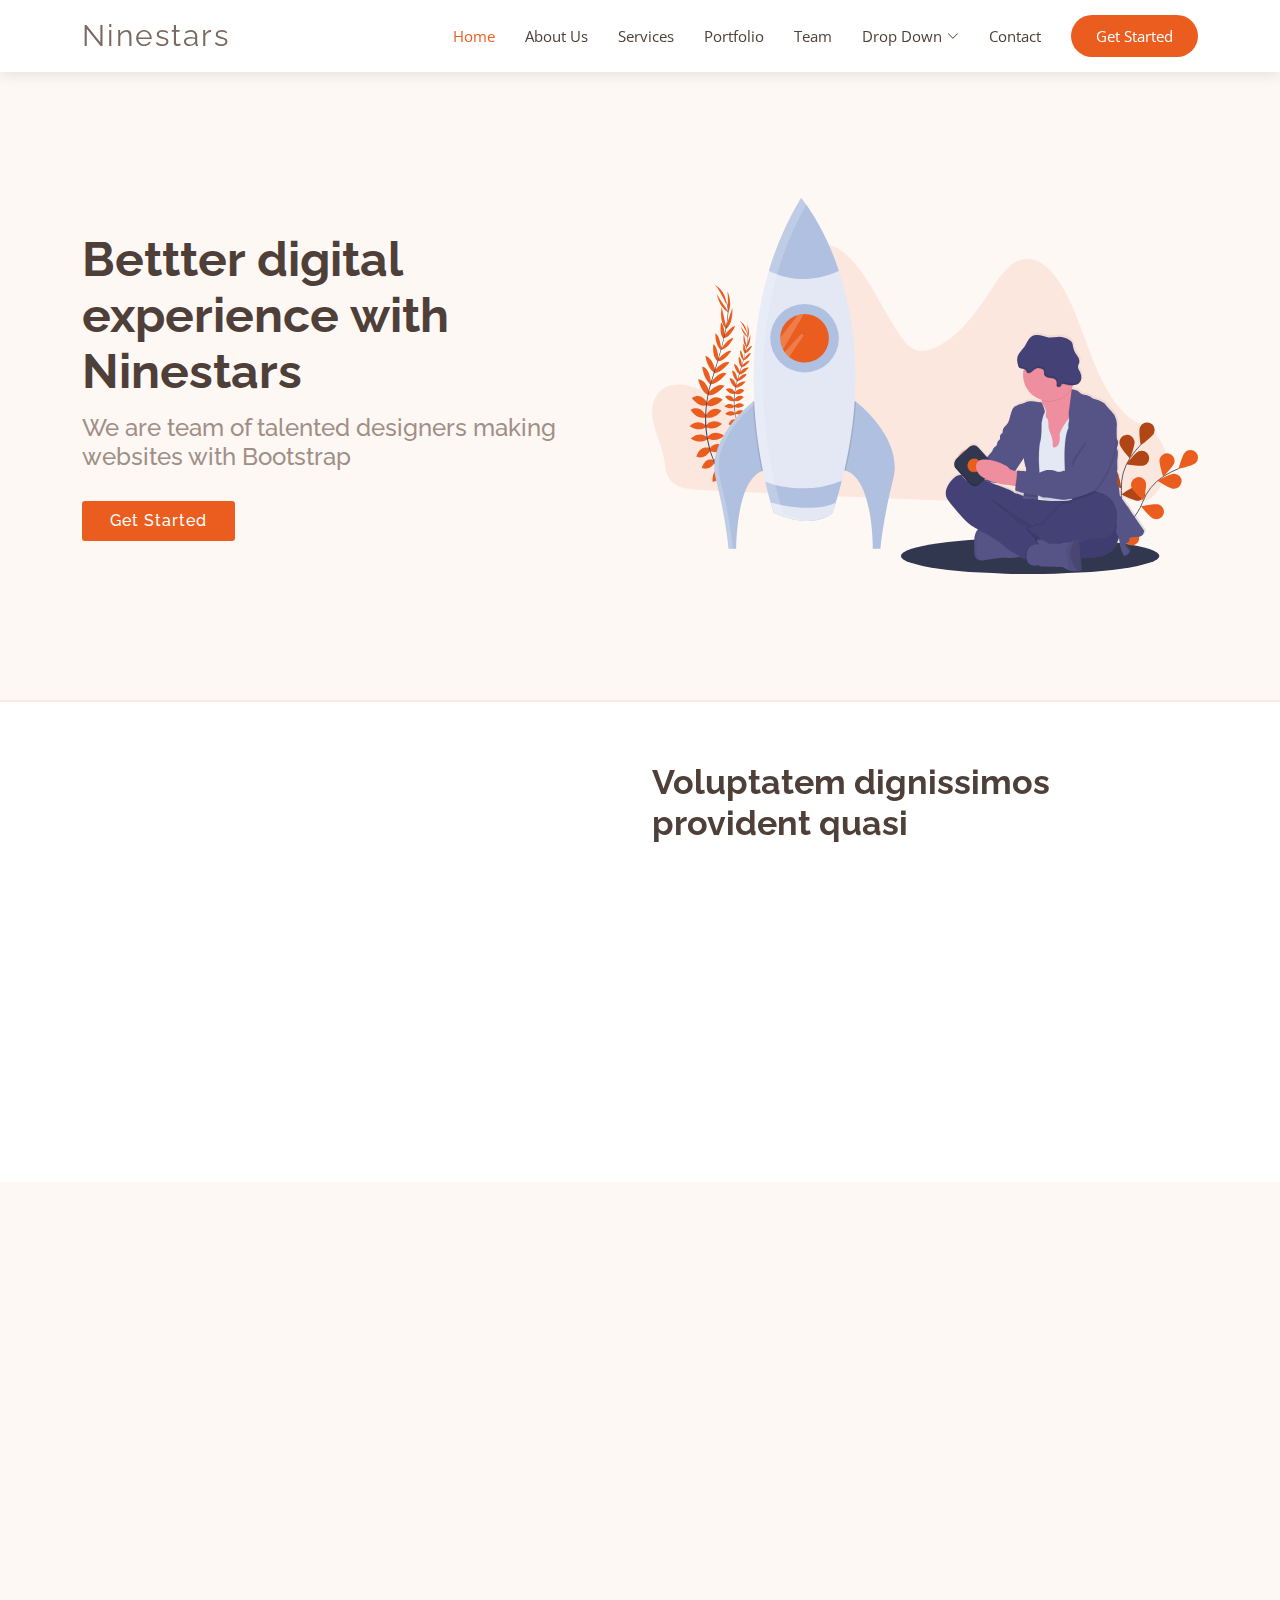
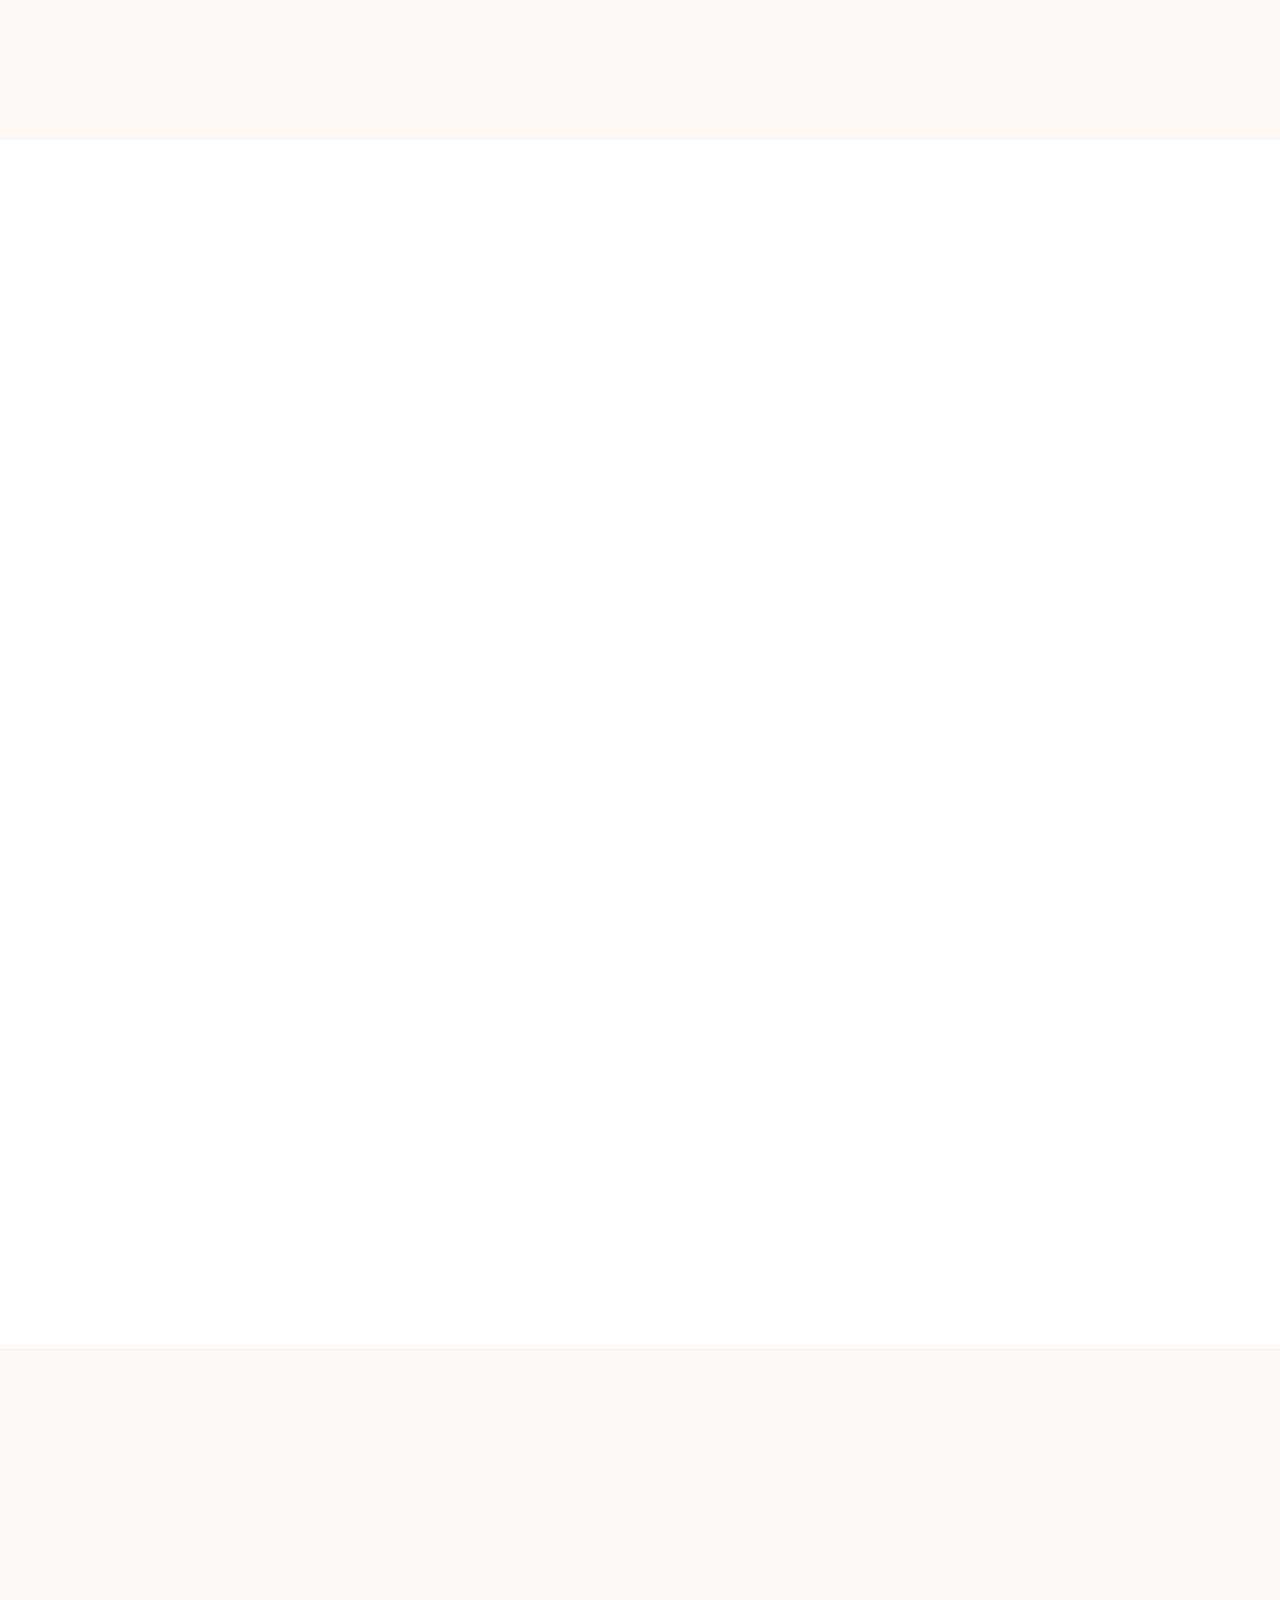
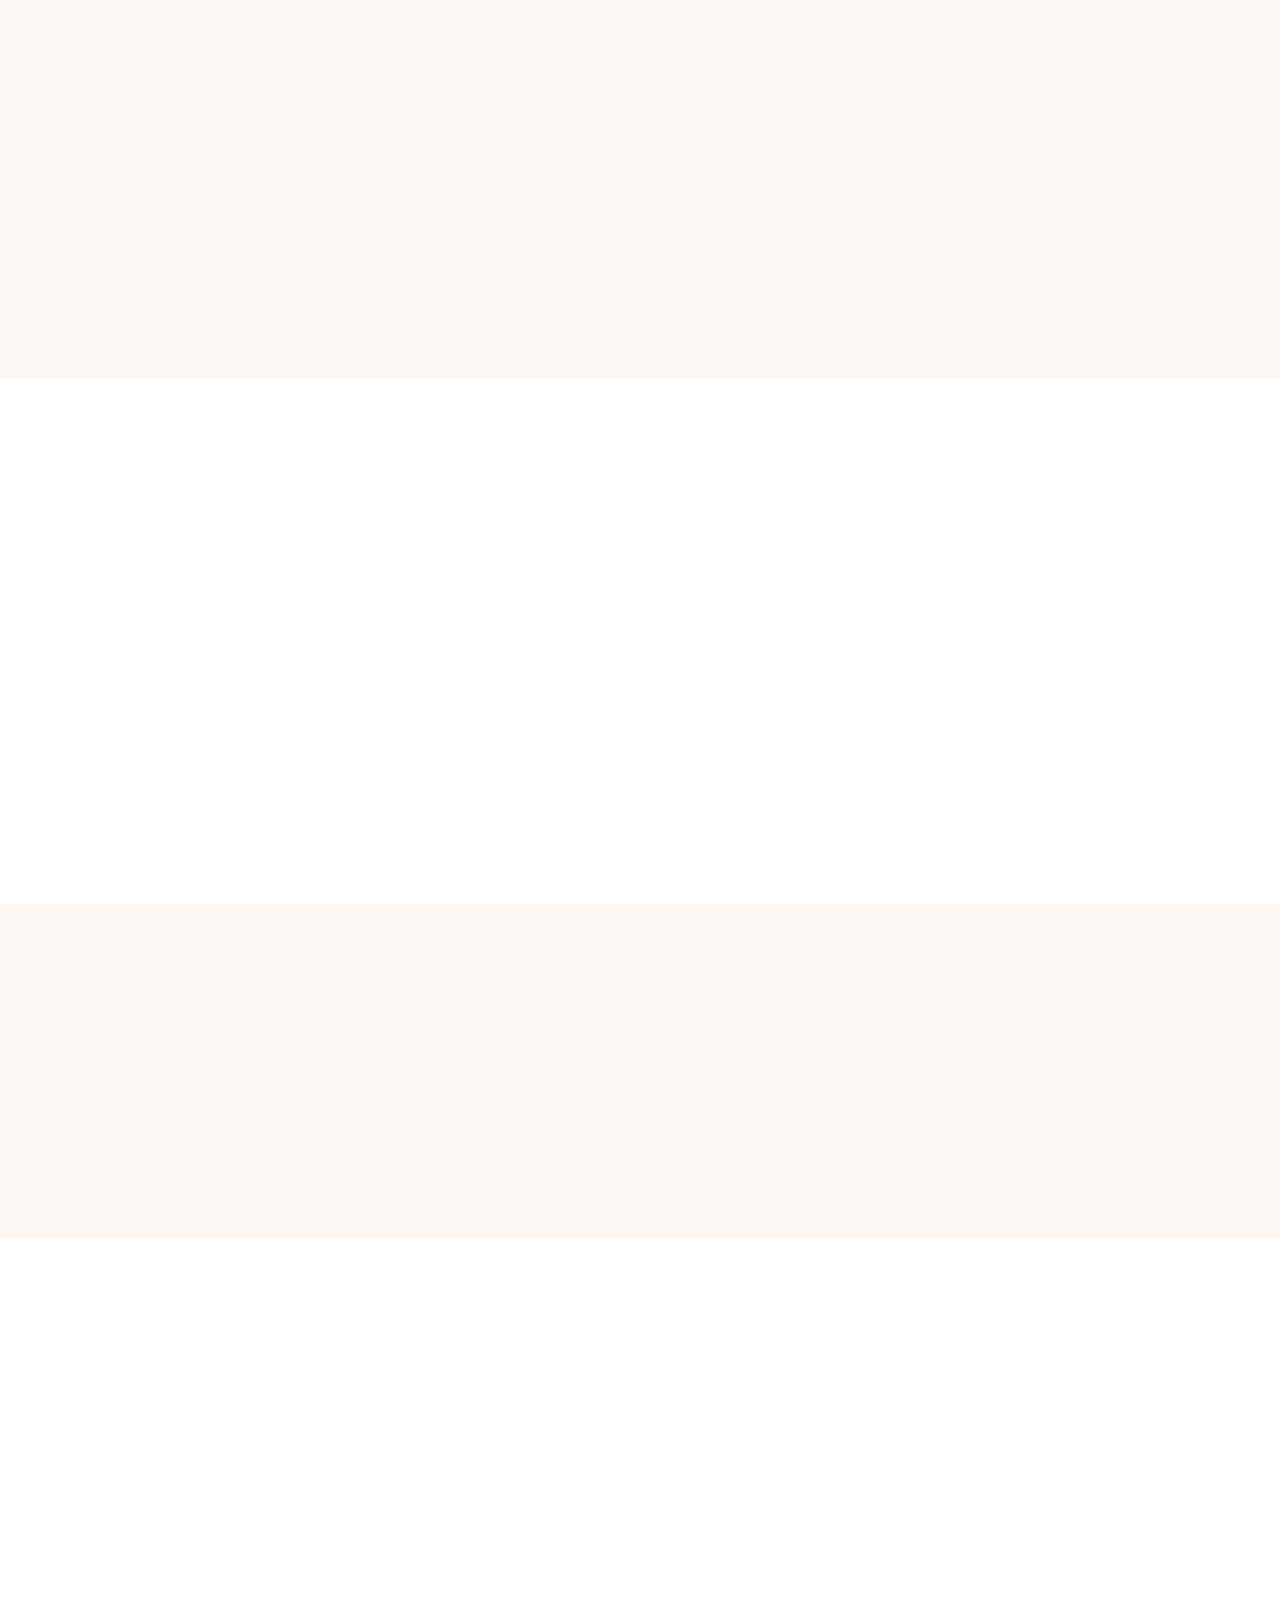
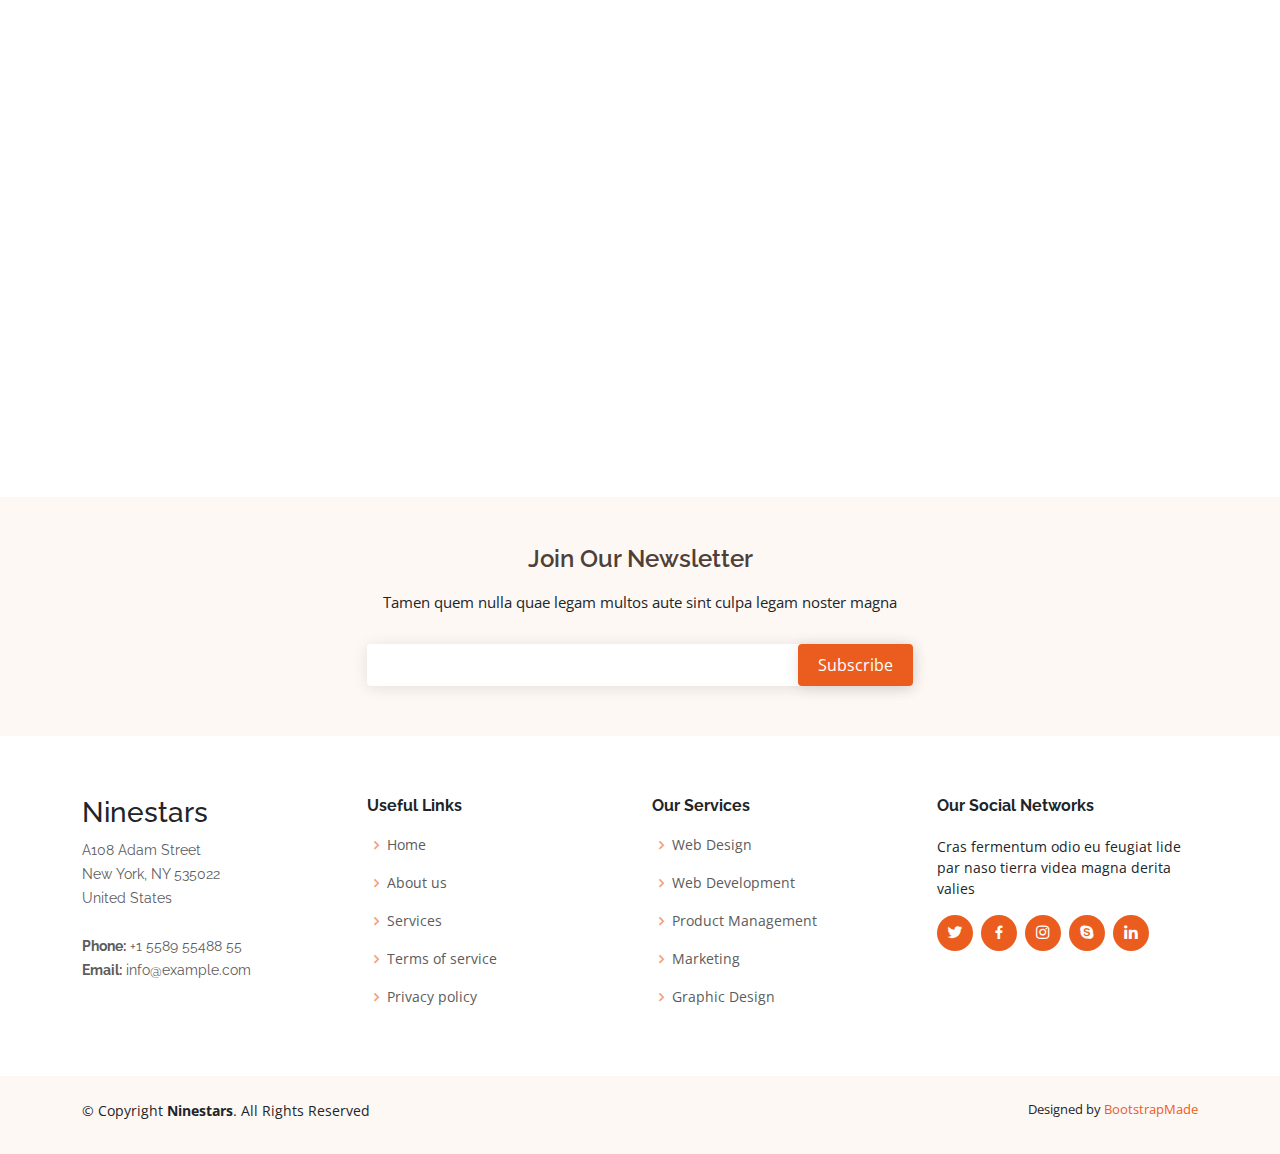
<file: Ninestars/Ninestars/index.html>
<!DOCTYPE html>
<html lang="en">

<head>
  <meta charset="utf-8">
  <meta content="width=device-width, initial-scale=1.0" name="viewport">

  <title>Ninestars Bootstrap Template - Index</title>
  <meta content="" name="description">
  <meta content="" name="keywords">

  <!-- Favicons -->
  <link href="assets/img/favicon.png" rel="icon">
  <link href="assets/img/apple-touch-icon.png" rel="apple-touch-icon">

  <!-- Google Fonts -->
  <link href="https://fonts.googleapis.com/css?family=Open+Sans:300,300i,400,400i,600,600i,700,700i|Raleway:300,300i,400,400i,600,600i,700,700i" rel="stylesheet">

  <!-- Vendor CSS Files -->
  <link href="assets/vendor/aos/aos.css" rel="stylesheet">
  <link href="assets/vendor/bootstrap/css/bootstrap.min.css" rel="stylesheet">
  <link href="assets/vendor/bootstrap-icons/bootstrap-icons.css" rel="stylesheet">
  <link href="assets/vendor/boxicons/css/boxicons.min.css" rel="stylesheet">
  <link href="assets/vendor/glightbox/css/glightbox.min.css" rel="stylesheet">
  <link href="assets/vendor/swiper/swiper-bundle.min.css" rel="stylesheet">

  <!-- Template Main CSS File -->
  <link href="assets/css/style.css" rel="stylesheet">

  <!-- =======================================================
  * Template Name: Ninestars - v4.7.0
  * Template URL: https://bootstrapmade.com/ninestars-free-bootstrap-3-theme-for-creative/
  * Author: BootstrapMade.com
  * License: https://bootstrapmade.com/license/
  ======================================================== -->
</head>

<body>

  <!-- ======= Header ======= -->
  <header id="header" class="fixed-top d-flex align-items-center">
    <div class="container d-flex align-items-center justify-content-between">

      <div class="logo">
        <h1 class="text-light"><a href="index.html"><span>Ninestars</span></a></h1>
        <!-- Uncomment below if you prefer to use an image logo -->
        <!-- <a href="index.html"><img src="assets/img/logo.png" alt="" class="img-fluid"></a>-->
      </div>

      <nav id="navbar" class="navbar">
        <ul>
          <li><a class="nav-link scrollto active" href="#hero">Home</a></li>
          <li><a class="nav-link scrollto" href="#about">About Us</a></li>
          <li><a class="nav-link scrollto" href="#services">Services</a></li>
          <li><a class="nav-link scrollto" href="#portfolio">Portfolio</a></li>
          <li><a class="nav-link scrollto" href="#team">Team</a></li>
          <li class="dropdown"><a href="#"><span>Drop Down</span> <i class="bi bi-chevron-down"></i></a>
            <ul>
              <li><a href="#">Drop Down 1</a></li>
              <li class="dropdown"><a href="#"><span>Deep Drop Down</span> <i class="bi bi-chevron-right"></i></a>
                <ul>
                  <li><a href="#">Deep Drop Down 1</a></li>
                  <li><a href="#">Deep Drop Down 2</a></li>
                  <li><a href="#">Deep Drop Down 3</a></li>
                  <li><a href="#">Deep Drop Down 4</a></li>
                  <li><a href="#">Deep Drop Down 5</a></li>
                </ul>
              </li>
              <li><a href="#">Drop Down 2</a></li>
              <li><a href="#">Drop Down 3</a></li>
              <li><a href="#">Drop Down 4</a></li>
            </ul>
          </li>
          <li><a class="nav-link scrollto" href="#contact">Contact</a></li>
          <li><a class="getstarted scrollto" href="#about">Get Started</a></li>
        </ul>
        <i class="bi bi-list mobile-nav-toggle"></i>
      </nav><!-- .navbar -->

    </div>
  </header><!-- End Header -->

  <!-- ======= Hero Section ======= -->
  <section id="hero" class="d-flex align-items-center">

    <div class="container">
      <div class="row gy-4">
        <div class="col-lg-6 order-2 order-lg-1 d-flex flex-column justify-content-center">
          <h1>Bettter digital experience with Ninestars</h1>
          <h2>We are team of talented designers making websites with Bootstrap</h2>
          <div>
            <a href="#about" class="btn-get-started scrollto">Get Started</a>
          </div>
        </div>
        <div class="col-lg-6 order-1 order-lg-2 hero-img">
          <img src="assets/img/hero-img.svg" class="img-fluid animated" alt="">
        </div>
      </div>
    </div>

  </section><!-- End Hero -->

  <main id="main">

    <!-- ======= About Section ======= -->
    <section id="about" class="about">
      <div class="container">

        <div class="row justify-content-between">
          <div class="col-lg-5 d-flex align-items-center justify-content-center about-img">
            <img src="assets/img/about-img.svg" class="img-fluid" alt="" data-aos="zoom-in">
          </div>
          <div class="col-lg-6 pt-5 pt-lg-0">
            <h3 data-aos="fade-up">Voluptatem dignissimos provident quasi</h3>
            <p data-aos="fade-up" data-aos-delay="100">
              Lorem ipsum dolor sit amet, consectetur adipiscing elit, sed do eiusmod tempor incididunt ut labore et dolore magna aliqua. Duis aute irure dolor in reprehenderit
            </p>
            <div class="row">
              <div class="col-md-6" data-aos="fade-up" data-aos-delay="100">
                <i class="bx bx-receipt"></i>
                <h4>Corporis voluptates sit</h4>
                <p>Consequuntur sunt aut quasi enim aliquam quae harum pariatur laboris nisi ut aliquip</p>
              </div>
              <div class="col-md-6" data-aos="fade-up" data-aos-delay="200">
                <i class="bx bx-cube-alt"></i>
                <h4>Ullamco laboris nisi</h4>
                <p>Excepteur sint occaecat cupidatat non proident, sunt in culpa qui officia deserunt</p>
              </div>
            </div>
          </div>
        </div>

      </div>
    </section><!-- End About Section -->

    <!-- ======= Services Section ======= -->
    <section id="services" class="services section-bg">
      <div class="container" data-aos="fade-up">

        <div class="section-title">
          <h2>Services</h2>
          <p>Check out the great services we offer</p>
        </div>

        <div class="row">
          <div class="col-md-6 col-lg-3 d-flex align-items-stretch" data-aos="zoom-in" data-aos-delay="100">
            <div class="icon-box">
              <div class="icon"><i class="bx bxl-dribbble"></i></div>
              <h4 class="title"><a href="">Lorem Ipsum</a></h4>
              <p class="description">Voluptatum deleniti atque corrupti quos dolores et quas molestias excepturi sint occaecati cupiditate</p>
            </div>
          </div>

          <div class="col-md-6 col-lg-3 d-flex align-items-stretch" data-aos="zoom-in" data-aos-delay="200">
            <div class="icon-box">
              <div class="icon"><i class="bx bx-file"></i></div>
              <h4 class="title"><a href="">Sed ut perspiciatis</a></h4>
              <p class="description">Duis aute irure dolor in reprehenderit in voluptate velit esse cillum dolore eu fugiat nulla</p>
            </div>
          </div>

          <div class="col-md-6 col-lg-3 d-flex align-items-stretch" data-aos="zoom-in" data-aos-delay="300">
            <div class="icon-box">
              <div class="icon"><i class="bx bx-tachometer"></i></div>
              <h4 class="title"><a href="">Magni Dolores</a></h4>
              <p class="description">Excepteur sint occaecat cupidatat non proident, sunt in culpa qui officia deserunt mollit anim</p>
            </div>
          </div>

          <div class="col-md-6 col-lg-3 d-flex align-items-stretch" data-aos="zoom-in" data-aos-delay="400">
            <div class="icon-box">
              <div class="icon"><i class="bx bx-world"></i></div>
              <h4 class="title"><a href="">Nemo Enim</a></h4>
              <p class="description">At vero eos et accusamus et iusto odio dignissimos ducimus qui blanditiis praesentium voluptatum</p>
            </div>
          </div>

        </div>

      </div>
    </section><!-- End Services Section -->

    <!-- ======= Portfolio Section ======= -->
    <section id="portfolio" class="portfolio">
      <div class="container" data-aos="fade-up">

        <div class="section-title">
          <h2>Portfolio</h2>
          <p>Check out our beautifull portfolio</p>
        </div>

        <div class="row" data-aos="fade-up" data-aos-delay="100">
          <div class="col-lg-12">
            <ul id="portfolio-flters">
              <li data-filter="*" class="filter-active">All</li>
              <li data-filter=".filter-app">App</li>
              <li data-filter=".filter-card">Card</li>
              <li data-filter=".filter-web">Web</li>
            </ul>
          </div>
        </div>

        <div class="row portfolio-container" data-aos="fade-up" data-aos-delay="200">

          <div class="col-lg-4 col-md-6 portfolio-item filter-app">
            <div class="portfolio-wrap">
              <img src="assets/img/portfolio/portfolio-1.jpg" class="img-fluid" alt="">
              <div class="portfolio-links">
                <a href="assets/img/portfolio/portfolio-1.jpg" data-gallery="portfolioGallery" class="portfolio-lightbox" title="App 1"><i class="bi bi-plus"></i></a>
                <a href="portfolio-details.html" title="More Details"><i class="bi bi-link"></i></a>
              </div>
              <div class="portfolio-info">
                <h4>App 1</h4>
                <p>App</p>
              </div>
            </div>
          </div>

          <div class="col-lg-4 col-md-6 portfolio-item filter-web">
            <div class="portfolio-wrap">
              <img src="assets/img/portfolio/portfolio-2.jpg" class="img-fluid" alt="">
              <div class="portfolio-links">
                <a href="assets/img/portfolio/portfolio-2.jpg" data-gallery="portfolioGallery" class="portfolio-lightbox" title="Web 3"><i class="bi bi-plus"></i></a>
                <a href="portfolio-details.html" title="More Details"><i class="bi bi-link"></i></a>
              </div>
              <div class="portfolio-info">
                <h4>Web 3</h4>
                <p>Web</p>
              </div>
            </div>
          </div>

          <div class="col-lg-4 col-md-6 portfolio-item filter-app">
            <div class="portfolio-wrap">
              <img src="assets/img/portfolio/portfolio-3.jpg" class="img-fluid" alt="">
              <div class="portfolio-links">
                <a href="assets/img/portfolio/portfolio-3.jpg" data-gallery="portfolioGallery" class="portfolio-lightbox" title="App 2"><i class="bi bi-plus"></i></a>
                <a href="portfolio-details.html" title="More Details"><i class="bi bi-link"></i></a>
              </div>
              <div class="portfolio-info">
                <h4>App 2</h4>
                <p>App</p>
              </div>
            </div>
          </div>

          <div class="col-lg-4 col-md-6 portfolio-item filter-card">
            <div class="portfolio-wrap">
              <img src="assets/img/portfolio/portfolio-4.jpg" class="img-fluid" alt="">
              <div class="portfolio-links">
                <a href="assets/img/portfolio/portfolio-4.jpg" data-gallery="portfolioGallery" class="portfolio-lightbox" title="Card 2"><i class="bi bi-plus"></i></a>
                <a href="portfolio-details.html" title="More Details"><i class="bi bi-link"></i></a>
              </div>
              <div class="portfolio-info">
                <h4>Card 2</h4>
                <p>Card</p>
              </div>
            </div>
          </div>

          <div class="col-lg-4 col-md-6 portfolio-item filter-web">
            <div class="portfolio-wrap">
              <img src="assets/img/portfolio/portfolio-5.jpg" class="img-fluid" alt="">
              <div class="portfolio-links">
                <a href="assets/img/portfolio/portfolio-5.jpg" data-gallery="portfolioGallery" class="portfolio-lightbox" title="Web 2"><i class="bi bi-plus"></i></a>
                <a href="portfolio-details.html" title="More Details"><i class="bi bi-link"></i></a>
              </div>
              <div class="portfolio-info">
                <h4>Web 2</h4>
                <p>Web</p>
              </div>
            </div>
          </div>

          <div class="col-lg-4 col-md-6 portfolio-item filter-app">
            <div class="portfolio-wrap">
              <img src="assets/img/portfolio/portfolio-6.jpg" class="img-fluid" alt="">
              <div class="portfolio-links">
                <a href="assets/img/portfolio/portfolio-6.jpg" data-gallery="portfolioGallery" class="portfolio-lightbox" title="App 3"><i class="bi bi-plus"></i></a>
                <a href="portfolio-details.html" title="More Details"><i class="bi bi-link"></i></a>
              </div>
              <div class="portfolio-info">
                <h4>App 3</h4>
                <p>App</p>
              </div>
            </div>
          </div>

          <div class="col-lg-4 col-md-6 portfolio-item filter-card">
            <div class="portfolio-wrap">
              <img src="assets/img/portfolio/portfolio-7.jpg" class="img-fluid" alt="">
              <div class="portfolio-links">
                <a href="assets/img/portfolio/portfolio-7.jpg" data-gallery="portfolioGallery" class="portfolio-lightbox" title="Card 1"><i class="bi bi-plus"></i></a>
                <a href="portfolio-details.html" title="More Details"><i class="bi bi-link"></i></a>
              </div>
              <div class="portfolio-info">
                <h4>Card 1</h4>
                <p>Card</p>
              </div>
            </div>
          </div>

          <div class="col-lg-4 col-md-6 portfolio-item filter-card">
            <div class="portfolio-wrap">
              <img src="assets/img/portfolio/portfolio-8.jpg" class="img-fluid" alt="">
              <div class="portfolio-links">
                <a href="assets/img/portfolio/portfolio-8.jpg" data-gallery="portfolioGallery" class="portfolio-lightbox" title="Card 3"><i class="bi bi-plus"></i></a>
                <a href="portfolio-details.html" title="More Details"><i class="bi bi-link"></i></a>
              </div>
              <div class="portfolio-info">
                <h4>Card 3</h4>
                <p>Card</p>
              </div>
            </div>
          </div>

          <div class="col-lg-4 col-md-6 portfolio-item filter-web">
            <div class="portfolio-wrap">
              <img src="assets/img/portfolio/portfolio-9.jpg" class="img-fluid" alt="">
              <div class="portfolio-links">
                <a href="assets/img/portfolio/portfolio-9.jpg" data-gallery="portfolioGallery" class="portfolio-lightbox" title="Web 3"><i class="bi bi-plus"></i></a>
                <a href="portfolio-details.html" title="More Details"><i class="bi bi-link"></i></a>
              </div>
              <div class="portfolio-info">
                <h4>Web 3</h4>
                <p>Web</p>
              </div>
            </div>
          </div>

        </div>

      </div>
    </section><!-- End Portfolio Section -->

    <!-- ======= F.A.Q Section ======= -->
    <section id="faq" class="faq section-bg">
      <div class="container" data-aos="fade-up">

        <div class="section-title">
          <h2>F.A.Q</h2>
          <p>Frequently Asked Questions</p>
        </div>

        <ul class="faq-list" data-aos="fade-up" data-aos-delay="100">

          <li>
            <div data-bs-toggle="collapse" class="collapsed question" href="#faq1">Non consectetur a erat nam at lectus urna duis? <i class="bi bi-chevron-down icon-show"></i><i class="bi bi-chevron-up icon-close"></i></div>
            <div id="faq1" class="collapse" data-bs-parent=".faq-list">
              <p>
                Feugiat pretium nibh ipsum consequat. Tempus iaculis urna id volutpat lacus laoreet non curabitur gravida. Venenatis lectus magna fringilla urna porttitor rhoncus dolor purus non.
              </p>
            </div>
          </li>

          <li>
            <div data-bs-toggle="collapse" href="#faq2" class="collapsed question">Feugiat scelerisque varius morbi enim nunc faucibus a pellentesque? <i class="bi bi-chevron-down icon-show"></i><i class="bi bi-chevron-up icon-close"></i></div>
            <div id="faq2" class="collapse" data-bs-parent=".faq-list">
              <p>
                Dolor sit amet consectetur adipiscing elit pellentesque habitant morbi. Id interdum velit laoreet id donec ultrices. Fringilla phasellus faucibus scelerisque eleifend donec pretium. Est pellentesque elit ullamcorper dignissim. Mauris ultrices eros in cursus turpis massa tincidunt dui.
              </p>
            </div>
          </li>

          <li>
            <div data-bs-toggle="collapse" href="#faq3" class="collapsed question">Dolor sit amet consectetur adipiscing elit pellentesque habitant morbi? <i class="bi bi-chevron-down icon-show"></i><i class="bi bi-chevron-up icon-close"></i></div>
            <div id="faq3" class="collapse" data-bs-parent=".faq-list">
              <p>
                Eleifend mi in nulla posuere sollicitudin aliquam ultrices sagittis orci. Faucibus pulvinar elementum integer enim. Sem nulla pharetra diam sit amet nisl suscipit. Rutrum tellus pellentesque eu tincidunt. Lectus urna duis convallis convallis tellus. Urna molestie at elementum eu facilisis sed odio morbi quis
              </p>
            </div>
          </li>

          <li>
            <div data-bs-toggle="collapse" href="#faq4" class="collapsed question">Ac odio tempor orci dapibus. Aliquam eleifend mi in nulla? <i class="bi bi-chevron-down icon-show"></i><i class="bi bi-chevron-up icon-close"></i></div>
            <div id="faq4" class="collapse" data-bs-parent=".faq-list">
              <p>
                Dolor sit amet consectetur adipiscing elit pellentesque habitant morbi. Id interdum velit laoreet id donec ultrices. Fringilla phasellus faucibus scelerisque eleifend donec pretium. Est pellentesque elit ullamcorper dignissim. Mauris ultrices eros in cursus turpis massa tincidunt dui.
              </p>
            </div>
          </li>

          <li>
            <div data-bs-toggle="collapse" href="#faq5" class="collapsed question">Tempus quam pellentesque nec nam aliquam sem et tortor consequat? <i class="bi bi-chevron-down icon-show"></i><i class="bi bi-chevron-up icon-close"></i></div>
            <div id="faq5" class="collapse" data-bs-parent=".faq-list">
              <p>
                Molestie a iaculis at erat pellentesque adipiscing commodo. Dignissim suspendisse in est ante in. Nunc vel risus commodo viverra maecenas accumsan. Sit amet nisl suscipit adipiscing bibendum est. Purus gravida quis blandit turpis cursus in
              </p>
            </div>
          </li>

          <li>
            <div data-bs-toggle="collapse" href="#faq6" class="collapsed question">Tortor vitae purus faucibus ornare. Varius vel pharetra vel turpis nunc eget lorem dolor? <i class="bi bi-chevron-down icon-show"></i><i class="bi bi-chevron-up icon-close"></i></div>
            <div id="faq6" class="collapse" data-bs-parent=".faq-list">
              <p>
                Laoreet sit amet cursus sit amet dictum sit amet justo. Mauris vitae ultricies leo integer malesuada nunc vel. Tincidunt eget nullam non nisi est sit amet. Turpis nunc eget lorem dolor sed. Ut venenatis tellus in metus vulputate eu scelerisque. Pellentesque diam volutpat commodo sed egestas egestas fringilla phasellus faucibus. Nibh tellus molestie nunc non blandit massa enim nec.
              </p>
            </div>
          </li>

        </ul>

      </div>
    </section><!-- End F.A.Q Section -->

    <!-- ======= Team Section ======= -->
    <section id="team" class="team">
      <div class="container">

        <div class="section-title" data-aos="fade-up">
          <h2>Team</h2>
          <p>Our team is always here to help</p>
        </div>

        <div class="row">

          <div class="col-xl-3 col-lg-4 col-md-6" data-aos="zoom-in" data-aos-delay="100">
            <div class="member">
              <img src="assets/img/team/team-1.jpg" class="img-fluid" alt="">
              <div class="member-info">
                <div class="member-info-content">
                  <h4>Walter White</h4>
                  <span>Chief Executive Officer</span>
                </div>
                <div class="social">
                  <a href=""><i class="bi bi-twitter"></i></a>
                  <a href=""><i class="bi bi-facebook"></i></a>
                  <a href=""><i class="bi bi-instagram"></i></a>
                  <a href=""><i class="bi bi-linkedin"></i></a>
                </div>
              </div>
            </div>
          </div>

          <div class="col-xl-3 col-lg-4 col-md-6" data-aos="zoom-in" data-aos-delay="200">
            <div class="member">
              <img src="assets/img/team/team-2.jpg" class="img-fluid" alt="">
              <div class="member-info">
                <div class="member-info-content">
                  <h4>Sarah Jhonson</h4>
                  <span>Product Manager</span>
                </div>
                <div class="social">
                  <a href=""><i class="bi bi-twitter"></i></a>
                  <a href=""><i class="bi bi-facebook"></i></a>
                  <a href=""><i class="bi bi-instagram"></i></a>
                  <a href=""><i class="bi bi-linkedin"></i></a>
                </div>
              </div>
            </div>
          </div>

          <div class="col-xl-3 col-lg-4 col-md-6" data-aos="zoom-in" data-aos-delay="300">
            <div class="member">
              <img src="assets/img/team/team-3.jpg" class="img-fluid" alt="">
              <div class="member-info">
                <div class="member-info-content">
                  <h4>William Anderson</h4>
                  <span>CTO</span>
                </div>
                <div class="social">
                  <a href=""><i class="bi bi-twitter"></i></a>
                  <a href=""><i class="bi bi-facebook"></i></a>
                  <a href=""><i class="bi bi-instagram"></i></a>
                  <a href=""><i class="bi bi-linkedin"></i></a>
                </div>
              </div>
            </div>
          </div>

          <div class="col-xl-3 col-lg-4 col-md-6" data-aos="zoom-in" data-aos-delay="400">
            <div class="member">
              <img src="assets/img/team/team-4.jpg" class="img-fluid" alt="">
              <div class="member-info">
                <div class="member-info-content">
                  <h4>Amanda Jepson</h4>
                  <span>Accountant</span>
                </div>
                <div class="social">
                  <a href=""><i class="bi bi-twitter"></i></a>
                  <a href=""><i class="bi bi-facebook"></i></a>
                  <a href=""><i class="bi bi-instagram"></i></a>
                  <a href=""><i class="bi bi-linkedin"></i></a>
                </div>
              </div>
            </div>
          </div>

        </div>

      </div>
    </section><!-- End Team Section -->

    <!-- ======= Clients Section ======= -->
    <section id="clients" class="clients section-bg">
      <div class="container" data-aos="fade-up">

        <div class="section-title">
          <h2>Clients</h2>
          <p>They trusted us</p>
        </div>

        <div class="clients-slider swiper" data-aos="fade-up" data-aos-delay="100">
          <div class="swiper-wrapper align-items-center">
            <div class="swiper-slide"><img src="assets/img/clients/client-1.png" class="img-fluid" alt=""></div>
            <div class="swiper-slide"><img src="assets/img/clients/client-2.png" class="img-fluid" alt=""></div>
            <div class="swiper-slide"><img src="assets/img/clients/client-3.png" class="img-fluid" alt=""></div>
            <div class="swiper-slide"><img src="assets/img/clients/client-4.png" class="img-fluid" alt=""></div>
            <div class="swiper-slide"><img src="assets/img/clients/client-5.png" class="img-fluid" alt=""></div>
            <div class="swiper-slide"><img src="assets/img/clients/client-6.png" class="img-fluid" alt=""></div>
            <div class="swiper-slide"><img src="assets/img/clients/client-7.png" class="img-fluid" alt=""></div>
            <div class="swiper-slide"><img src="assets/img/clients/client-8.png" class="img-fluid" alt=""></div>
          </div>
          <div class="swiper-pagination"></div>
        </div>

      </div>
    </section><!-- End Clients Section -->

    <!-- ======= Contact Us Section ======= -->
    <section id="contact" class="contact">
      <div class="container" data-aos="fade-up">

        <div class="section-title">
          <h2>Contact Us</h2>
          <p>Contact us the get started</p>
        </div>

        <div class="row">

          <div class="col-lg-5 d-flex align-items-stretch" data-aos="fade-up" data-aos-delay="100">
            <div class="info">
              <div class="address">
                <i class="bi bi-geo-alt"></i>
                <h4>Location:</h4>
                <p>A108 Adam Street, New York, NY 535022</p>
              </div>

              <div class="email">
                <i class="bi bi-envelope"></i>
                <h4>Email:</h4>
                <p>info@example.com</p>
              </div>

              <div class="phone">
                <i class="bi bi-phone"></i>
                <h4>Call:</h4>
                <p>+1 5589 55488 55s</p>
              </div>

              <iframe src="https://www.google.com/maps/embed?pb=!1m14!1m8!1m3!1d12097.433213460943!2d-74.0062269!3d40.7101282!3m2!1i1024!2i768!4f13.1!3m3!1m2!1s0x0%3A0xb89d1fe6bc499443!2sDowntown+Conference+Center!5e0!3m2!1smk!2sbg!4v1539943755621" frameborder="0" style="border:0; width: 100%; height: 290px;" allowfullscreen></iframe>
            </div>

          </div>

          <div class="col-lg-7 mt-5 mt-lg-0 d-flex align-items-stretch" data-aos="fade-up" data-aos-delay="200">
            <form action="forms/contact.php" method="post" role="form" class="php-email-form">
              <div class="row">
                <div class="form-group col-md-6">
                  <label for="name">Your Name</label>
                  <input type="text" name="name" class="form-control" id="name" placeholder="Your Name" required>
                </div>
                <div class="form-group col-md-6 mt-3 mt-md-0">
                  <label for="name">Your Email</label>
                  <input type="email" class="form-control" name="email" id="email" placeholder="Your Email" required>
                </div>
              </div>
              <div class="form-group mt-3">
                <label for="name">Subject</label>
                <input type="text" class="form-control" name="subject" id="subject" placeholder="Subject" required>
              </div>
              <div class="form-group mt-3">
                <label for="name">Message</label>
                <textarea class="form-control" name="message" rows="10" required></textarea>
              </div>
              <div class="my-3">
                <div class="loading">Loading</div>
                <div class="error-message"></div>
                <div class="sent-message">Your message has been sent. Thank you!</div>
              </div>
              <div class="text-center"><button type="submit">Send Message</button></div>
            </form>
          </div>

        </div>

      </div>
    </section><!-- End Contact Us Section -->

  </main><!-- End #main -->

  <!-- ======= Footer ======= -->
  <footer id="footer">

    <div class="footer-newsletter">
      <div class="container">
        <div class="row justify-content-center">
          <div class="col-lg-6">
            <h4>Join Our Newsletter</h4>
            <p>Tamen quem nulla quae legam multos aute sint culpa legam noster magna</p>
            <form action="" method="post">
              <input type="email" name="email"><input type="submit" value="Subscribe">
            </form>
          </div>
        </div>
      </div>
    </div>

    <div class="footer-top">
      <div class="container">
        <div class="row">

          <div class="col-lg-3 col-md-6 footer-contact">
            <h3>Ninestars</h3>
            <p>
              A108 Adam Street <br>
              New York, NY 535022<br>
              United States <br><br>
              <strong>Phone:</strong> +1 5589 55488 55<br>
              <strong>Email:</strong> info@example.com<br>
            </p>
          </div>

          <div class="col-lg-3 col-md-6 footer-links">
            <h4>Useful Links</h4>
            <ul>
              <li><i class="bx bx-chevron-right"></i> <a href="#">Home</a></li>
              <li><i class="bx bx-chevron-right"></i> <a href="#">About us</a></li>
              <li><i class="bx bx-chevron-right"></i> <a href="#">Services</a></li>
              <li><i class="bx bx-chevron-right"></i> <a href="#">Terms of service</a></li>
              <li><i class="bx bx-chevron-right"></i> <a href="#">Privacy policy</a></li>
            </ul>
          </div>

          <div class="col-lg-3 col-md-6 footer-links">
            <h4>Our Services</h4>
            <ul>
              <li><i class="bx bx-chevron-right"></i> <a href="#">Web Design</a></li>
              <li><i class="bx bx-chevron-right"></i> <a href="#">Web Development</a></li>
              <li><i class="bx bx-chevron-right"></i> <a href="#">Product Management</a></li>
              <li><i class="bx bx-chevron-right"></i> <a href="#">Marketing</a></li>
              <li><i class="bx bx-chevron-right"></i> <a href="#">Graphic Design</a></li>
            </ul>
          </div>

          <div class="col-lg-3 col-md-6 footer-links">
            <h4>Our Social Networks</h4>
            <p>Cras fermentum odio eu feugiat lide par naso tierra videa magna derita valies</p>
            <div class="social-links mt-3">
              <a href="#" class="twitter"><i class="bx bxl-twitter"></i></a>
              <a href="#" class="facebook"><i class="bx bxl-facebook"></i></a>
              <a href="#" class="instagram"><i class="bx bxl-instagram"></i></a>
              <a href="#" class="google-plus"><i class="bx bxl-skype"></i></a>
              <a href="#" class="linkedin"><i class="bx bxl-linkedin"></i></a>
            </div>
          </div>

        </div>
      </div>
    </div>

    <div class="container py-4">
      <div class="copyright">
        &copy; Copyright <strong><span>Ninestars</span></strong>. All Rights Reserved
      </div>
      <div class="credits">
        <!-- All the links in the footer should remain intact. -->
        <!-- You can delete the links only if you purchased the pro version. -->
        <!-- Licensing information: https://bootstrapmade.com/license/ -->
        <!-- Purchase the pro version with working PHP/AJAX contact form: https://bootstrapmade.com/ninestars-free-bootstrap-3-theme-for-creative/ -->
        Designed by <a href="https://bootstrapmade.com/">BootstrapMade</a>
      </div>
    </div>
  </footer><!-- End Footer -->

  <a href="#" class="back-to-top d-flex align-items-center justify-content-center"><i class="bi bi-arrow-up-short"></i></a>

  <!-- Vendor JS Files -->
  <script src="assets/vendor/aos/aos.js"></script>
  <script src="assets/vendor/bootstrap/js/bootstrap.bundle.min.js"></script>
  <script src="assets/vendor/glightbox/js/glightbox.min.js"></script>
  <script src="assets/vendor/isotope-layout/isotope.pkgd.min.js"></script>
  <script src="assets/vendor/swiper/swiper-bundle.min.js"></script>
  <script src="assets/vendor/php-email-form/validate.js"></script>

  <!-- Template Main JS File -->
  <script src="assets/js/main.js"></script>

</body>

</html>
</file>
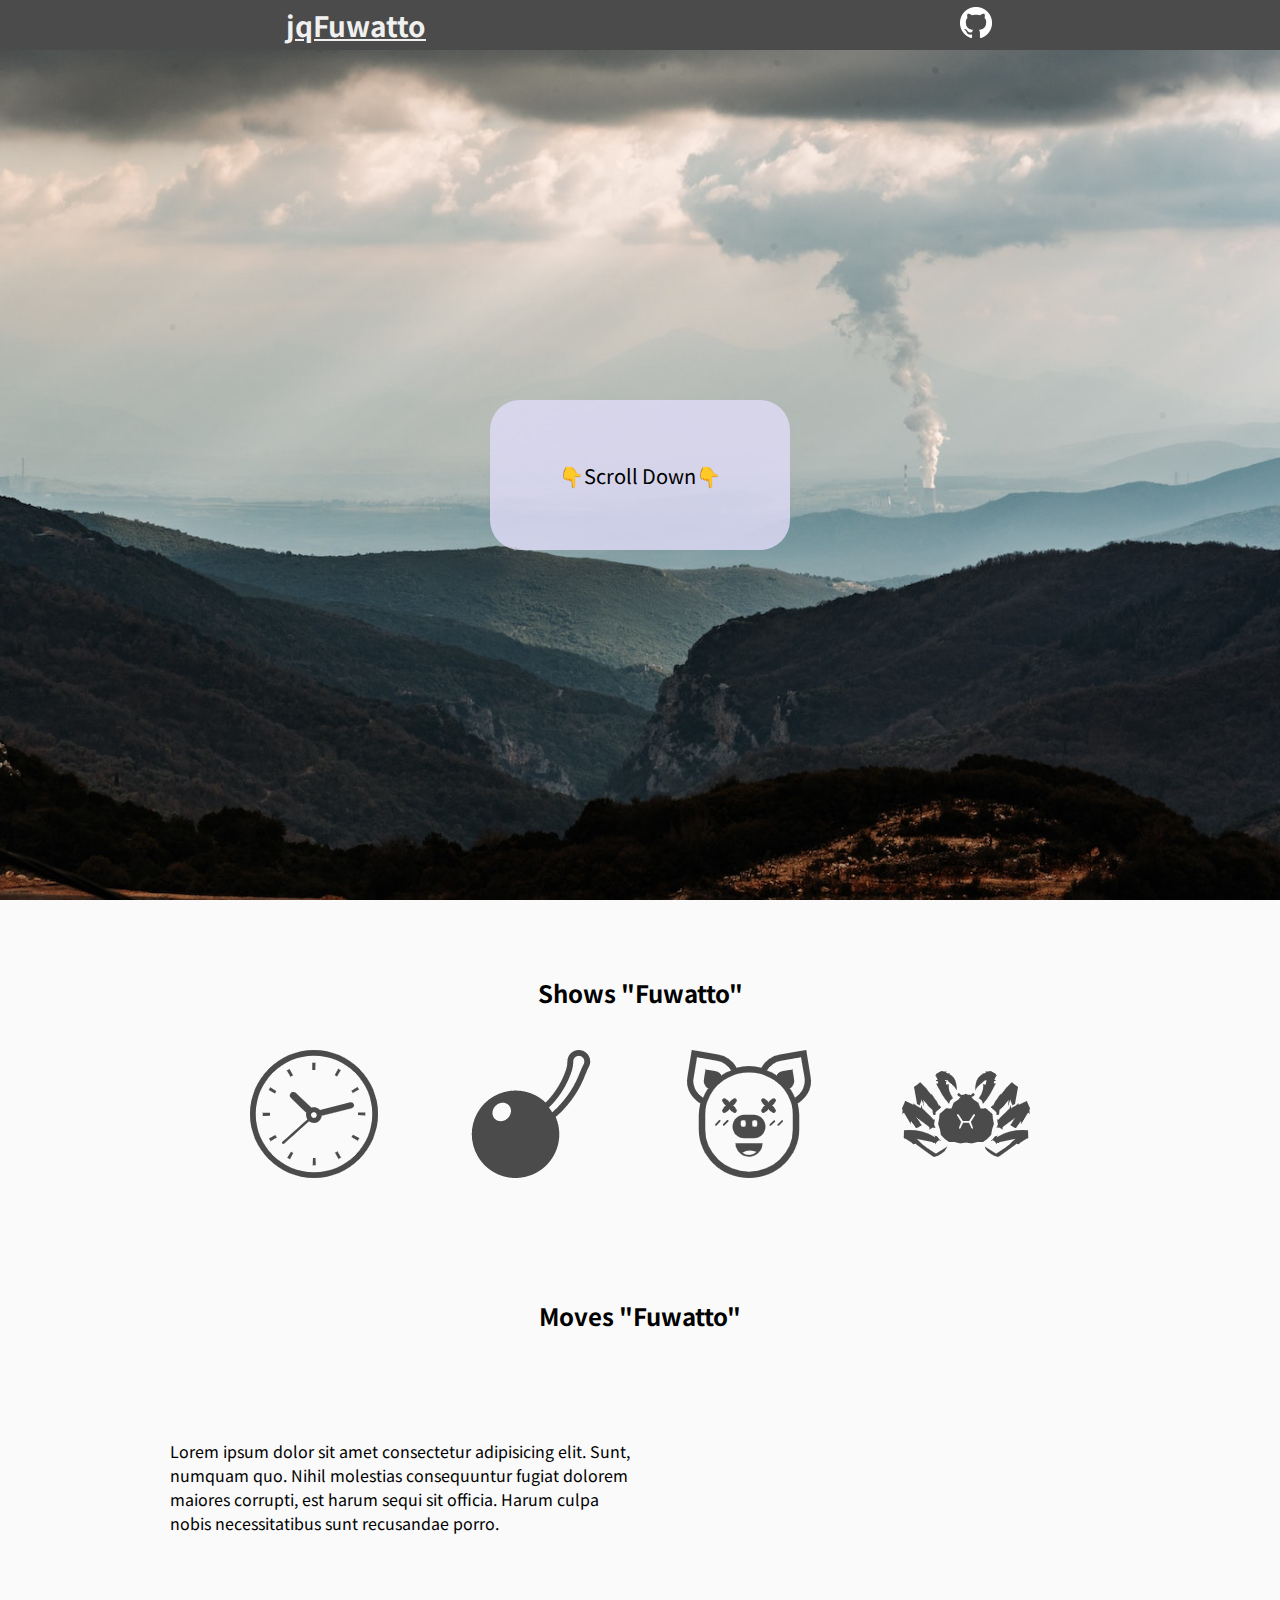
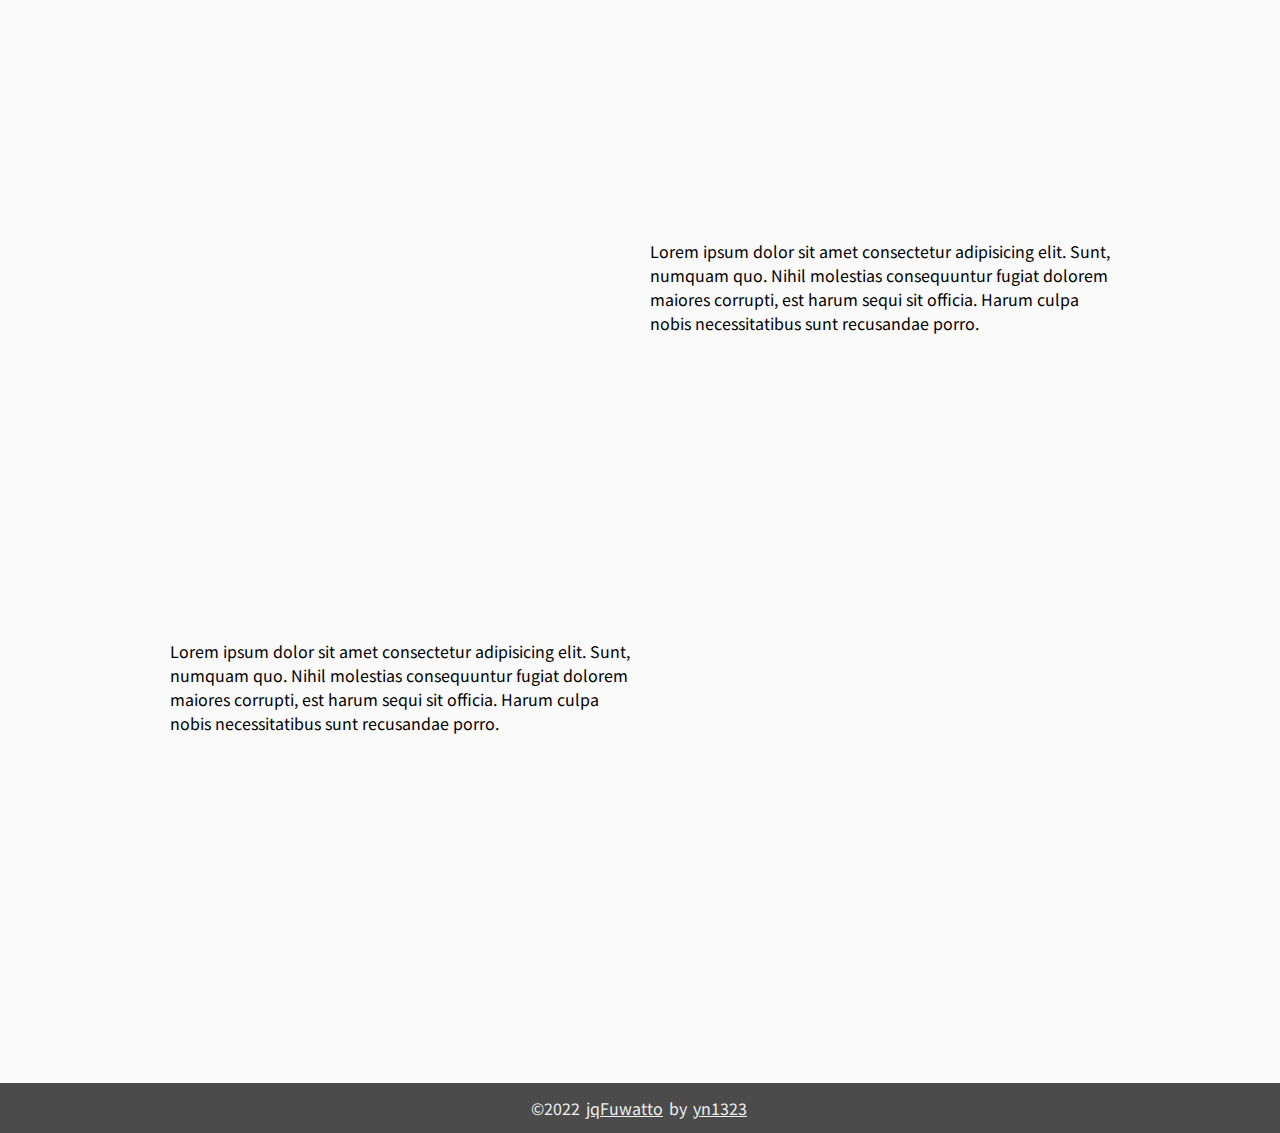
<file: assets/fade-slide-scrolling/fade-slide-scrolling/docs/index.html>
<!DOCTYPE html>
<html lang="en">
  <head>
    <meta charset="UTF-8" />
    <link rel="icon" href="./assets/favicon.9bf713e7.ico" />
    <meta name="viewport" content="width=device-width, initial-scale=1.0" />
    <title>jqFuwatto Example</title>
    <link rel="preconnect" href="https://fonts.googleapis.com" />
    <link rel="preconnect" href="https://fonts.gstatic.com" crossorigin />
    <link
      href="https://fonts.googleapis.com/css2?family=Noto+Sans+JP:wght@300;400;700&display=swap"
      rel="stylesheet"
    />
    
    
    <script type="module" crossorigin src="./assets/index.f9e82397.js"></script>
    <link rel="modulepreload" href="./assets/vendor.62917bef.js">
    <link rel="stylesheet" href="./assets/index.7833bf36.css">
  </head>
  <body>
    <header>
      <h1>jqFuwatto</h1>
      <div class="centering">
        <a href="https://github.com/yn1323/jqFuwatto" target="_blank">
          <img src="[data-uri]" />
        </a>
      </div>
    </header>
    <div class="hero">
      <img class="hero_img" src="./assets/hero.4a8e39a6.jpeg" />
      <div class="hero_notice area centering">👇Scroll Down👇</div>
    </div>

    <section>
      <div class="gallery">
        <h2 class="gallery_title centering">Shows "Fuwatto"</h2>
        <div id="icons" class="gallery_icons">
          <img src="./assets/icon1.b836f380.png" />
          <img src="[data-uri]" />
          <img src="./assets/icon3.5163be60.png" />
          <img src="./assets/icon4.1b8b06af.png" />
        </div>
      </div>

      <div class="gallery">
        <h2 class="gallery_title centering">Moves "Fuwatto"</h2>
        <div class="introduction">
          <p>
            Lorem ipsum dolor sit amet consectetur adipisicing elit. Sunt,
            numquam quo. Nihil molestias consequuntur fugiat dolorem maiores
            corrupti, est harum sequi sit officia. Harum culpa nobis
            necessitatibus sunt recusandae porro.
          </p>
          <img
            id="rightToLeft"
            src="./assets/img1.eeafe119.jpeg"
            width="480px"
            height="320px"
          />
        </div>

        <div class="introduction">
          <img
            class="jqFuwattoAsClass"
            src="./assets/img2.0d71a2ba.jpeg"
            width="480px"
            height="320px"
          />
          <p>
            Lorem ipsum dolor sit amet consectetur adipisicing elit. Sunt,
            numquam quo. Nihil molestias consequuntur fugiat dolorem maiores
            corrupti, est harum sequi sit officia. Harum culpa nobis
            necessitatibus sunt recusandae porro.
          </p>
        </div>

        <div class="introduction">
          <p>
            Lorem ipsum dolor sit amet consectetur adipisicing elit. Sunt,
            numquam quo. Nihil molestias consequuntur fugiat dolorem maiores
            corrupti, est harum sequi sit officia. Harum culpa nobis
            necessitatibus sunt recusandae porro.
          </p>
          <img
            class="jqFuwattoAsClass"
            src="./assets/img3.5a495de0.jpeg"
            width="480px"
            height="320px"
          />
        </div>
      </div>
    </section>

    <footer class="footer">
      <p>
        <span>©2022</span>
        <span
          ><a href="https://github.com/yn1323/jqFuwatto" target="_blank"
            >jqFuwatto</a
          ></span
        >
        <span>by</span>
        <span
          ><a href="https://github.com/yn1323" target="_blank">yn1323</a></span
        >
      </p>
    </footer>
  </body>
</html>
</file>
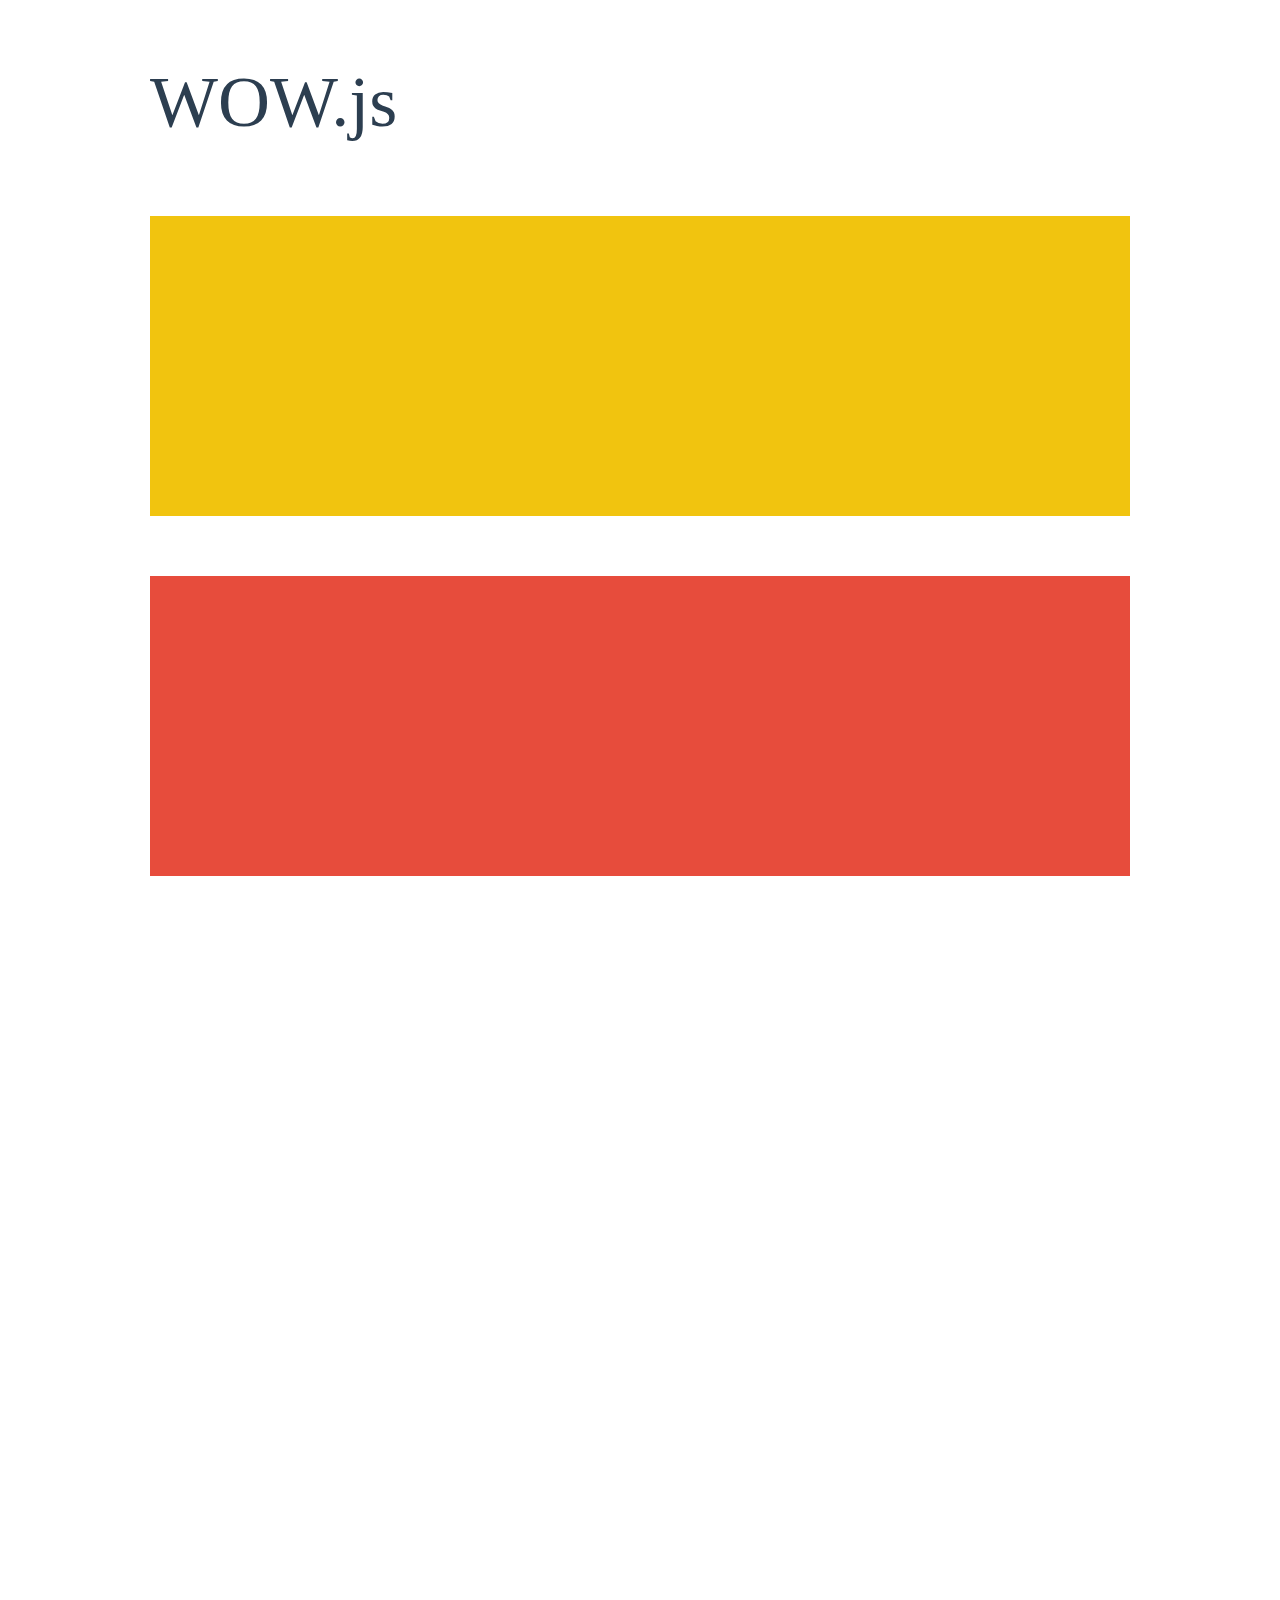
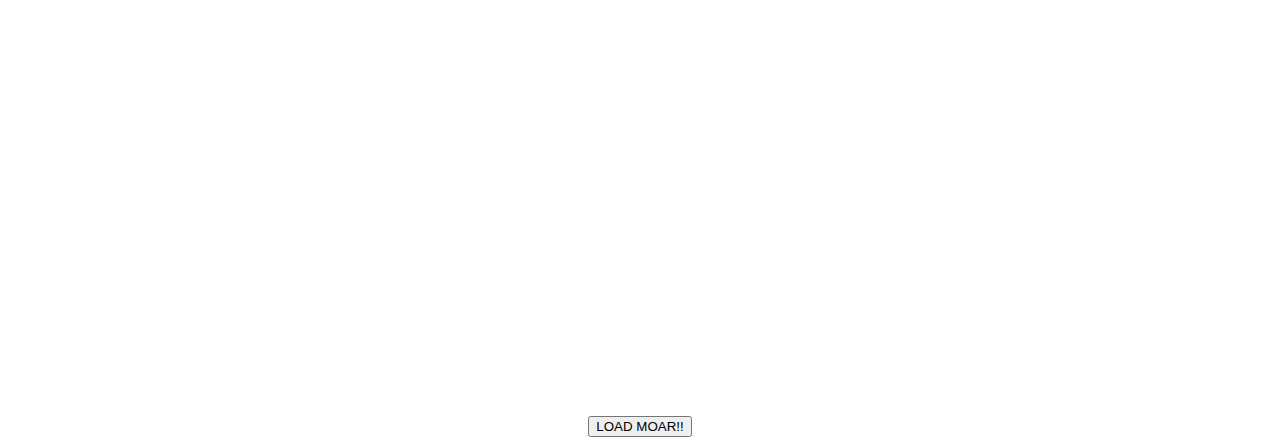
<file: WOW-master/demo.html>
<!doctype html>

<html lang="en">
<head>
  <meta charset="utf-8">
  <title>WOW</title>
  <link rel="stylesheet" href="css/libs/animate.css">
  <link rel="stylesheet" href="css/site.css">
  <style>
    .wow:first-child {
      visibility: hidden;
    }
  </style>
  <!--[if IE]>
    <script src="http://html5shiv.googlecode.com/svn/trunk/html5.js"></script>
  <![endif]-->
</head>

<body>
  <div id="container">
    <header>
      <h1>WOW.js</h1>
    </header>
    <div id="main">
      <section class="wow fadeInDown" style="background-color: #f1c40f;"></section>
      <section class="wow pulse" style="background-color: #e74c3c;" data-wow-iteration="infinite" data-wow-duration="1500ms"></section>
      <section class="section--purple wow slideInRight" data-wow-delay="2s"></section>
      <section class="section--blue wow bounceInLeft" data-wow-offset="300"></section>
      <section class="section--green wow slideInLeft" data-wow-duration="4s"></section>
      <button id="moar">LOAD MOAR!!</button>
    </div>
  </div>
  <script src="dist/wow.js"></script>
  <script>
    wow = new WOW(
      {
        animateClass: 'animated',
        offset:       100,
        callback:     function(box) {
          console.log("WOW: animating <" + box.tagName.toLowerCase() + ">")
        }
      }
    );
    wow.init();
    document.getElementById('moar').onclick = function() {
      var section = document.createElement('section');
      section.className = 'section--purple wow fadeInDown';
      this.parentNode.insertBefore(section, this);
    };
  </script>
</body>
</html>
</file>
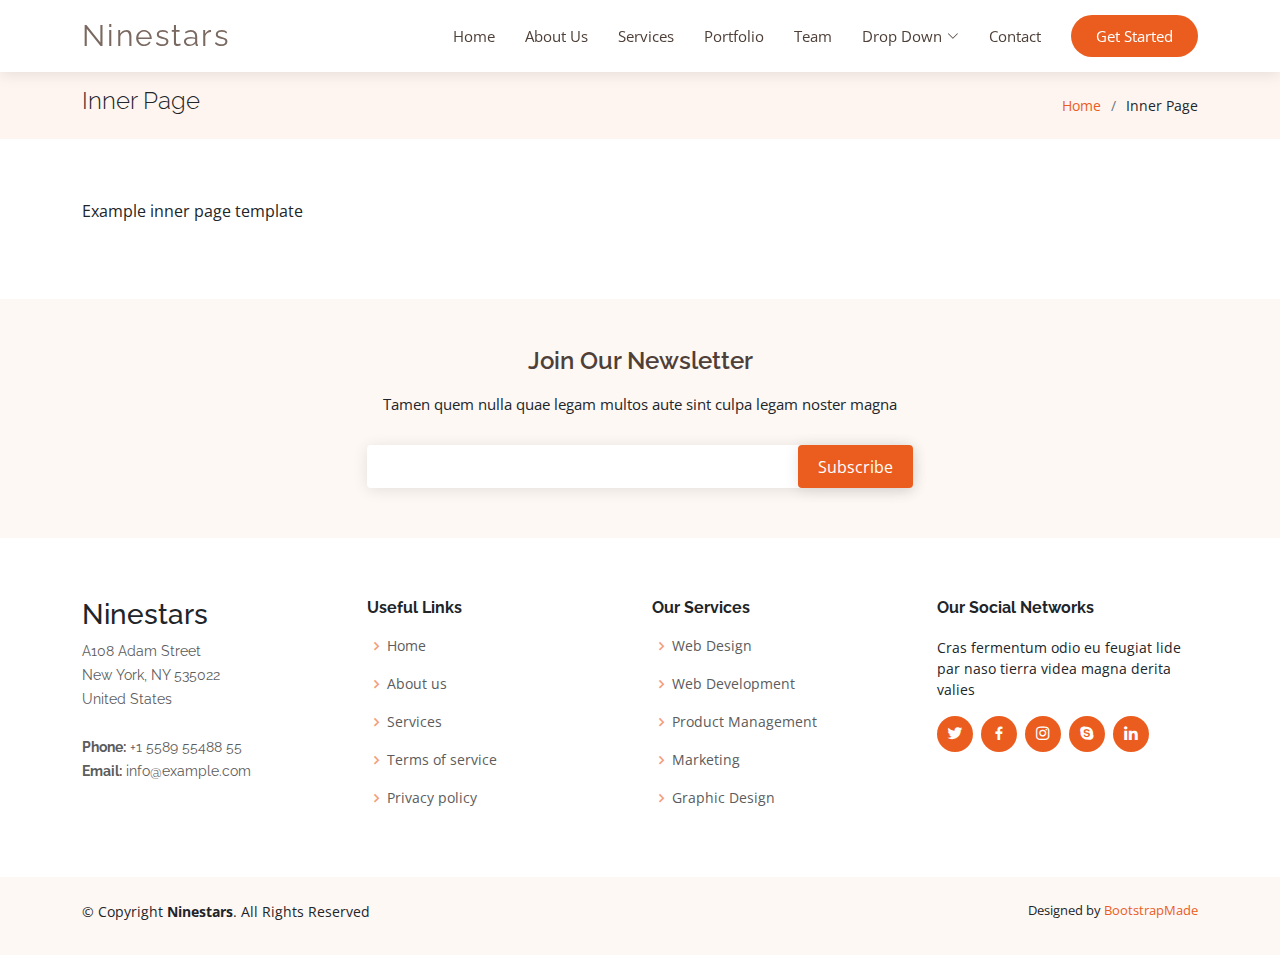
<file: Ninestars/Ninestars/inner-page.html>
<!DOCTYPE html>
<html lang="en">

<head>
  <meta charset="utf-8">
  <meta content="width=device-width, initial-scale=1.0" name="viewport">

  <title>Inner Page - Ninestars Bootstrap Template</title>
  <meta content="" name="description">
  <meta content="" name="keywords">

  <!-- Favicons -->
  <link href="assets/img/favicon.png" rel="icon">
  <link href="assets/img/apple-touch-icon.png" rel="apple-touch-icon">

  <!-- Google Fonts -->
  <link href="https://fonts.googleapis.com/css?family=Open+Sans:300,300i,400,400i,600,600i,700,700i|Raleway:300,300i,400,400i,600,600i,700,700i" rel="stylesheet">

  <!-- Vendor CSS Files -->
  <link href="assets/vendor/aos/aos.css" rel="stylesheet">
  <link href="assets/vendor/bootstrap/css/bootstrap.min.css" rel="stylesheet">
  <link href="assets/vendor/bootstrap-icons/bootstrap-icons.css" rel="stylesheet">
  <link href="assets/vendor/boxicons/css/boxicons.min.css" rel="stylesheet">
  <link href="assets/vendor/glightbox/css/glightbox.min.css" rel="stylesheet">
  <link href="assets/vendor/swiper/swiper-bundle.min.css" rel="stylesheet">

  <!-- Template Main CSS File -->
  <link href="assets/css/style.css" rel="stylesheet">

  <!-- =======================================================
  * Template Name: Ninestars - v4.7.0
  * Template URL: https://bootstrapmade.com/ninestars-free-bootstrap-3-theme-for-creative/
  * Author: BootstrapMade.com
  * License: https://bootstrapmade.com/license/
  ======================================================== -->
</head>

<body>

  <!-- ======= Header ======= -->
  <header id="header" class="fixed-top d-flex align-items-center">
    <div class="container d-flex align-items-center justify-content-between">

      <div class="logo">
        <h1 class="text-light"><a href="index.html"><span>Ninestars</span></a></h1>
        <!-- Uncomment below if you prefer to use an image logo -->
        <!-- <a href="index.html"><img src="assets/img/logo.png" alt="" class="img-fluid"></a>-->
      </div>

      <nav id="navbar" class="navbar">
        <ul>
          <li><a class="nav-link scrollto " href="#hero">Home</a></li>
          <li><a class="nav-link scrollto" href="#about">About Us</a></li>
          <li><a class="nav-link scrollto" href="#services">Services</a></li>
          <li><a class="nav-link scrollto" href="#portfolio">Portfolio</a></li>
          <li><a class="nav-link scrollto" href="#team">Team</a></li>
          <li class="dropdown"><a href="#"><span>Drop Down</span> <i class="bi bi-chevron-down"></i></a>
            <ul>
              <li><a href="#">Drop Down 1</a></li>
              <li class="dropdown"><a href="#"><span>Deep Drop Down</span> <i class="bi bi-chevron-right"></i></a>
                <ul>
                  <li><a href="#">Deep Drop Down 1</a></li>
                  <li><a href="#">Deep Drop Down 2</a></li>
                  <li><a href="#">Deep Drop Down 3</a></li>
                  <li><a href="#">Deep Drop Down 4</a></li>
                  <li><a href="#">Deep Drop Down 5</a></li>
                </ul>
              </li>
              <li><a href="#">Drop Down 2</a></li>
              <li><a href="#">Drop Down 3</a></li>
              <li><a href="#">Drop Down 4</a></li>
            </ul>
          </li>
          <li><a class="nav-link scrollto" href="#contact">Contact</a></li>
          <li><a class="getstarted scrollto" href="#about">Get Started</a></li>
        </ul>
        <i class="bi bi-list mobile-nav-toggle"></i>
      </nav><!-- .navbar -->

    </div>
  </header><!-- End Header -->

  <main id="main">

    <!-- ======= Breadcrumbs Section ======= -->
    <section class="breadcrumbs">
      <div class="container">

        <div class="d-flex justify-content-between align-items-center">
          <h2>Inner Page</h2>
          <ol>
            <li><a href="index.html">Home</a></li>
            <li>Inner Page</li>
          </ol>
        </div>

      </div>
    </section><!-- End Breadcrumbs Section -->

    <section class="inner-page">
      <div class="container">
        <p>
          Example inner page template
        </p>
      </div>
    </section>

  </main><!-- End #main -->

  <!-- ======= Footer ======= -->
  <footer id="footer">

    <div class="footer-newsletter">
      <div class="container">
        <div class="row justify-content-center">
          <div class="col-lg-6">
            <h4>Join Our Newsletter</h4>
            <p>Tamen quem nulla quae legam multos aute sint culpa legam noster magna</p>
            <form action="" method="post">
              <input type="email" name="email"><input type="submit" value="Subscribe">
            </form>
          </div>
        </div>
      </div>
    </div>

    <div class="footer-top">
      <div class="container">
        <div class="row">

          <div class="col-lg-3 col-md-6 footer-contact">
            <h3>Ninestars</h3>
            <p>
              A108 Adam Street <br>
              New York, NY 535022<br>
              United States <br><br>
              <strong>Phone:</strong> +1 5589 55488 55<br>
              <strong>Email:</strong> info@example.com<br>
            </p>
          </div>

          <div class="col-lg-3 col-md-6 footer-links">
            <h4>Useful Links</h4>
            <ul>
              <li><i class="bx bx-chevron-right"></i> <a href="#">Home</a></li>
              <li><i class="bx bx-chevron-right"></i> <a href="#">About us</a></li>
              <li><i class="bx bx-chevron-right"></i> <a href="#">Services</a></li>
              <li><i class="bx bx-chevron-right"></i> <a href="#">Terms of service</a></li>
              <li><i class="bx bx-chevron-right"></i> <a href="#">Privacy policy</a></li>
            </ul>
          </div>

          <div class="col-lg-3 col-md-6 footer-links">
            <h4>Our Services</h4>
            <ul>
              <li><i class="bx bx-chevron-right"></i> <a href="#">Web Design</a></li>
              <li><i class="bx bx-chevron-right"></i> <a href="#">Web Development</a></li>
              <li><i class="bx bx-chevron-right"></i> <a href="#">Product Management</a></li>
              <li><i class="bx bx-chevron-right"></i> <a href="#">Marketing</a></li>
              <li><i class="bx bx-chevron-right"></i> <a href="#">Graphic Design</a></li>
            </ul>
          </div>

          <div class="col-lg-3 col-md-6 footer-links">
            <h4>Our Social Networks</h4>
            <p>Cras fermentum odio eu feugiat lide par naso tierra videa magna derita valies</p>
            <div class="social-links mt-3">
              <a href="#" class="twitter"><i class="bx bxl-twitter"></i></a>
              <a href="#" class="facebook"><i class="bx bxl-facebook"></i></a>
              <a href="#" class="instagram"><i class="bx bxl-instagram"></i></a>
              <a href="#" class="google-plus"><i class="bx bxl-skype"></i></a>
              <a href="#" class="linkedin"><i class="bx bxl-linkedin"></i></a>
            </div>
          </div>

        </div>
      </div>
    </div>

    <div class="container py-4">
      <div class="copyright">
        &copy; Copyright <strong><span>Ninestars</span></strong>. All Rights Reserved
      </div>
      <div class="credits">
        <!-- All the links in the footer should remain intact. -->
        <!-- You can delete the links only if you purchased the pro version. -->
        <!-- Licensing information: https://bootstrapmade.com/license/ -->
        <!-- Purchase the pro version with working PHP/AJAX contact form: https://bootstrapmade.com/ninestars-free-bootstrap-3-theme-for-creative/ -->
        Designed by <a href="https://bootstrapmade.com/">BootstrapMade</a>
      </div>
    </div>
  </footer><!-- End Footer -->

  <a href="#" class="back-to-top d-flex align-items-center justify-content-center"><i class="bi bi-arrow-up-short"></i></a>

  <!-- Vendor JS Files -->
  <script src="assets/vendor/aos/aos.js"></script>
  <script src="assets/vendor/bootstrap/js/bootstrap.bundle.min.js"></script>
  <script src="assets/vendor/glightbox/js/glightbox.min.js"></script>
  <script src="assets/vendor/isotope-layout/isotope.pkgd.min.js"></script>
  <script src="assets/vendor/swiper/swiper-bundle.min.js"></script>
  <script src="assets/vendor/php-email-form/validate.js"></script>

  <!-- Template Main JS File -->
  <script src="assets/js/main.js"></script>

</body>

</html>
</file>
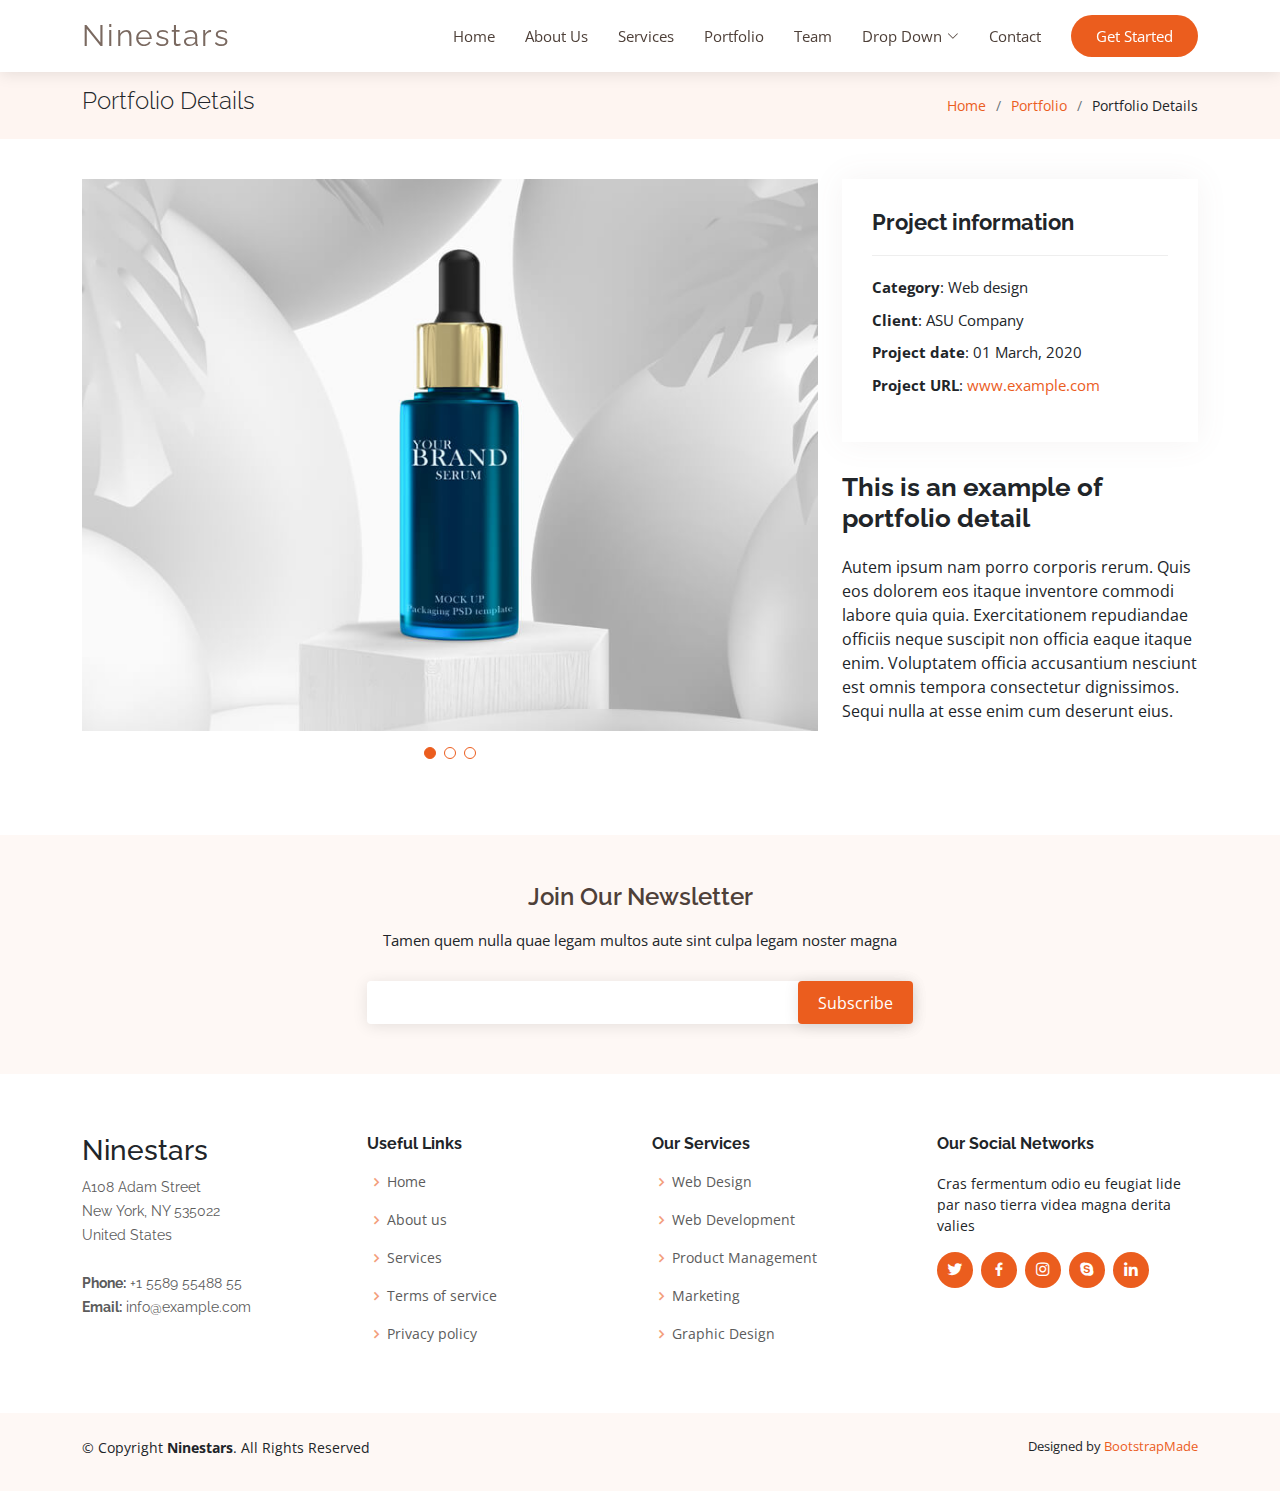
<file: Ninestars/Ninestars/portfolio-details.html>
<!DOCTYPE html>
<html lang="en">

<head>
  <meta charset="utf-8">
  <meta content="width=device-width, initial-scale=1.0" name="viewport">

  <title>Portfolio Details - Ninestars Bootstrap Template</title>
  <meta content="" name="description">
  <meta content="" name="keywords">

  <!-- Favicons -->
  <link href="assets/img/favicon.png" rel="icon">
  <link href="assets/img/apple-touch-icon.png" rel="apple-touch-icon">

  <!-- Google Fonts -->
  <link href="https://fonts.googleapis.com/css?family=Open+Sans:300,300i,400,400i,600,600i,700,700i|Raleway:300,300i,400,400i,600,600i,700,700i" rel="stylesheet">

  <!-- Vendor CSS Files -->
  <link href="assets/vendor/aos/aos.css" rel="stylesheet">
  <link href="assets/vendor/bootstrap/css/bootstrap.min.css" rel="stylesheet">
  <link href="assets/vendor/bootstrap-icons/bootstrap-icons.css" rel="stylesheet">
  <link href="assets/vendor/boxicons/css/boxicons.min.css" rel="stylesheet">
  <link href="assets/vendor/glightbox/css/glightbox.min.css" rel="stylesheet">
  <link href="assets/vendor/swiper/swiper-bundle.min.css" rel="stylesheet">

  <!-- Template Main CSS File -->
  <link href="assets/css/style.css" rel="stylesheet">

  <!-- =======================================================
  * Template Name: Ninestars - v4.7.0
  * Template URL: https://bootstrapmade.com/ninestars-free-bootstrap-3-theme-for-creative/
  * Author: BootstrapMade.com
  * License: https://bootstrapmade.com/license/
  ======================================================== -->
</head>

<body>

  <!-- ======= Header ======= -->
  <header id="header" class="fixed-top d-flex align-items-center">
    <div class="container d-flex align-items-center justify-content-between">

      <div class="logo">
        <h1 class="text-light"><a href="index.html"><span>Ninestars</span></a></h1>
        <!-- Uncomment below if you prefer to use an image logo -->
        <!-- <a href="index.html"><img src="assets/img/logo.png" alt="" class="img-fluid"></a>-->
      </div>

      <nav id="navbar" class="navbar">
        <ul>
          <li><a class="nav-link scrollto " href="#hero">Home</a></li>
          <li><a class="nav-link scrollto" href="#about">About Us</a></li>
          <li><a class="nav-link scrollto" href="#services">Services</a></li>
          <li><a class="nav-link scrollto" href="#portfolio">Portfolio</a></li>
          <li><a class="nav-link scrollto" href="#team">Team</a></li>
          <li class="dropdown"><a href="#"><span>Drop Down</span> <i class="bi bi-chevron-down"></i></a>
            <ul>
              <li><a href="#">Drop Down 1</a></li>
              <li class="dropdown"><a href="#"><span>Deep Drop Down</span> <i class="bi bi-chevron-right"></i></a>
                <ul>
                  <li><a href="#">Deep Drop Down 1</a></li>
                  <li><a href="#">Deep Drop Down 2</a></li>
                  <li><a href="#">Deep Drop Down 3</a></li>
                  <li><a href="#">Deep Drop Down 4</a></li>
                  <li><a href="#">Deep Drop Down 5</a></li>
                </ul>
              </li>
              <li><a href="#">Drop Down 2</a></li>
              <li><a href="#">Drop Down 3</a></li>
              <li><a href="#">Drop Down 4</a></li>
            </ul>
          </li>
          <li><a class="nav-link scrollto" href="#contact">Contact</a></li>
          <li><a class="getstarted scrollto" href="#about">Get Started</a></li>
        </ul>
        <i class="bi bi-list mobile-nav-toggle"></i>
      </nav><!-- .navbar -->

    </div>
  </header><!-- End Header -->

  <main id="main">

    <!-- ======= Breadcrumbs Section ======= -->
    <section class="breadcrumbs">
      <div class="container">

        <div class="d-flex justify-content-between align-items-center">
          <h2>Portfolio Details</h2>
          <ol>
            <li><a href="index.html">Home</a></li>
            <li><a href="portfolio.html">Portfolio</a></li>
            <li>Portfolio Details</li>
          </ol>
        </div>

      </div>
    </section><!-- Breadcrumbs Section -->

    <!-- ======= Portfolio Details Section ======= -->
    <section id="portfolio-details" class="portfolio-details">
      <div class="container">

        <div class="row gy-4">

          <div class="col-lg-8">
            <div class="portfolio-details-slider swiper">
              <div class="swiper-wrapper align-items-center">

                <div class="swiper-slide">
                  <img src="assets/img/portfolio/portfolio-1.jpg" alt="">
                </div>

                <div class="swiper-slide">
                  <img src="assets/img/portfolio/portfolio-2.jpg" alt="">
                </div>

                <div class="swiper-slide">
                  <img src="assets/img/portfolio/portfolio-3.jpg" alt="">
                </div>

              </div>
              <div class="swiper-pagination"></div>
            </div>
          </div>

          <div class="col-lg-4">
            <div class="portfolio-info">
              <h3>Project information</h3>
              <ul>
                <li><strong>Category</strong>: Web design</li>
                <li><strong>Client</strong>: ASU Company</li>
                <li><strong>Project date</strong>: 01 March, 2020</li>
                <li><strong>Project URL</strong>: <a href="#">www.example.com</a></li>
              </ul>
            </div>
            <div class="portfolio-description">
              <h2>This is an example of portfolio detail</h2>
              <p>
                Autem ipsum nam porro corporis rerum. Quis eos dolorem eos itaque inventore commodi labore quia quia. Exercitationem repudiandae officiis neque suscipit non officia eaque itaque enim. Voluptatem officia accusantium nesciunt est omnis tempora consectetur dignissimos. Sequi nulla at esse enim cum deserunt eius.
              </p>
            </div>
          </div>

        </div>

      </div>
    </section><!-- End Portfolio Details Section -->

  </main><!-- End #main -->

  <!-- ======= Footer ======= -->
  <footer id="footer">

    <div class="footer-newsletter">
      <div class="container">
        <div class="row justify-content-center">
          <div class="col-lg-6">
            <h4>Join Our Newsletter</h4>
            <p>Tamen quem nulla quae legam multos aute sint culpa legam noster magna</p>
            <form action="" method="post">
              <input type="email" name="email"><input type="submit" value="Subscribe">
            </form>
          </div>
        </div>
      </div>
    </div>

    <div class="footer-top">
      <div class="container">
        <div class="row">

          <div class="col-lg-3 col-md-6 footer-contact">
            <h3>Ninestars</h3>
            <p>
              A108 Adam Street <br>
              New York, NY 535022<br>
              United States <br><br>
              <strong>Phone:</strong> +1 5589 55488 55<br>
              <strong>Email:</strong> info@example.com<br>
            </p>
          </div>

          <div class="col-lg-3 col-md-6 footer-links">
            <h4>Useful Links</h4>
            <ul>
              <li><i class="bx bx-chevron-right"></i> <a href="#">Home</a></li>
              <li><i class="bx bx-chevron-right"></i> <a href="#">About us</a></li>
              <li><i class="bx bx-chevron-right"></i> <a href="#">Services</a></li>
              <li><i class="bx bx-chevron-right"></i> <a href="#">Terms of service</a></li>
              <li><i class="bx bx-chevron-right"></i> <a href="#">Privacy policy</a></li>
            </ul>
          </div>

          <div class="col-lg-3 col-md-6 footer-links">
            <h4>Our Services</h4>
            <ul>
              <li><i class="bx bx-chevron-right"></i> <a href="#">Web Design</a></li>
              <li><i class="bx bx-chevron-right"></i> <a href="#">Web Development</a></li>
              <li><i class="bx bx-chevron-right"></i> <a href="#">Product Management</a></li>
              <li><i class="bx bx-chevron-right"></i> <a href="#">Marketing</a></li>
              <li><i class="bx bx-chevron-right"></i> <a href="#">Graphic Design</a></li>
            </ul>
          </div>

          <div class="col-lg-3 col-md-6 footer-links">
            <h4>Our Social Networks</h4>
            <p>Cras fermentum odio eu feugiat lide par naso tierra videa magna derita valies</p>
            <div class="social-links mt-3">
              <a href="#" class="twitter"><i class="bx bxl-twitter"></i></a>
              <a href="#" class="facebook"><i class="bx bxl-facebook"></i></a>
              <a href="#" class="instagram"><i class="bx bxl-instagram"></i></a>
              <a href="#" class="google-plus"><i class="bx bxl-skype"></i></a>
              <a href="#" class="linkedin"><i class="bx bxl-linkedin"></i></a>
            </div>
          </div>

        </div>
      </div>
    </div>

    <div class="container py-4">
      <div class="copyright">
        &copy; Copyright <strong><span>Ninestars</span></strong>. All Rights Reserved
      </div>
      <div class="credits">
        <!-- All the links in the footer should remain intact. -->
        <!-- You can delete the links only if you purchased the pro version. -->
        <!-- Licensing information: https://bootstrapmade.com/license/ -->
        <!-- Purchase the pro version with working PHP/AJAX contact form: https://bootstrapmade.com/ninestars-free-bootstrap-3-theme-for-creative/ -->
        Designed by <a href="https://bootstrapmade.com/">BootstrapMade</a>
      </div>
    </div>
  </footer><!-- End Footer -->

  <a href="#" class="back-to-top d-flex align-items-center justify-content-center"><i class="bi bi-arrow-up-short"></i></a>

  <!-- Vendor JS Files -->
  <script src="assets/vendor/aos/aos.js"></script>
  <script src="assets/vendor/bootstrap/js/bootstrap.bundle.min.js"></script>
  <script src="assets/vendor/glightbox/js/glightbox.min.js"></script>
  <script src="assets/vendor/isotope-layout/isotope.pkgd.min.js"></script>
  <script src="assets/vendor/swiper/swiper-bundle.min.js"></script>
  <script src="assets/vendor/php-email-form/validate.js"></script>

  <!-- Template Main JS File -->
  <script src="assets/js/main.js"></script>

</body>

</html>
</file>
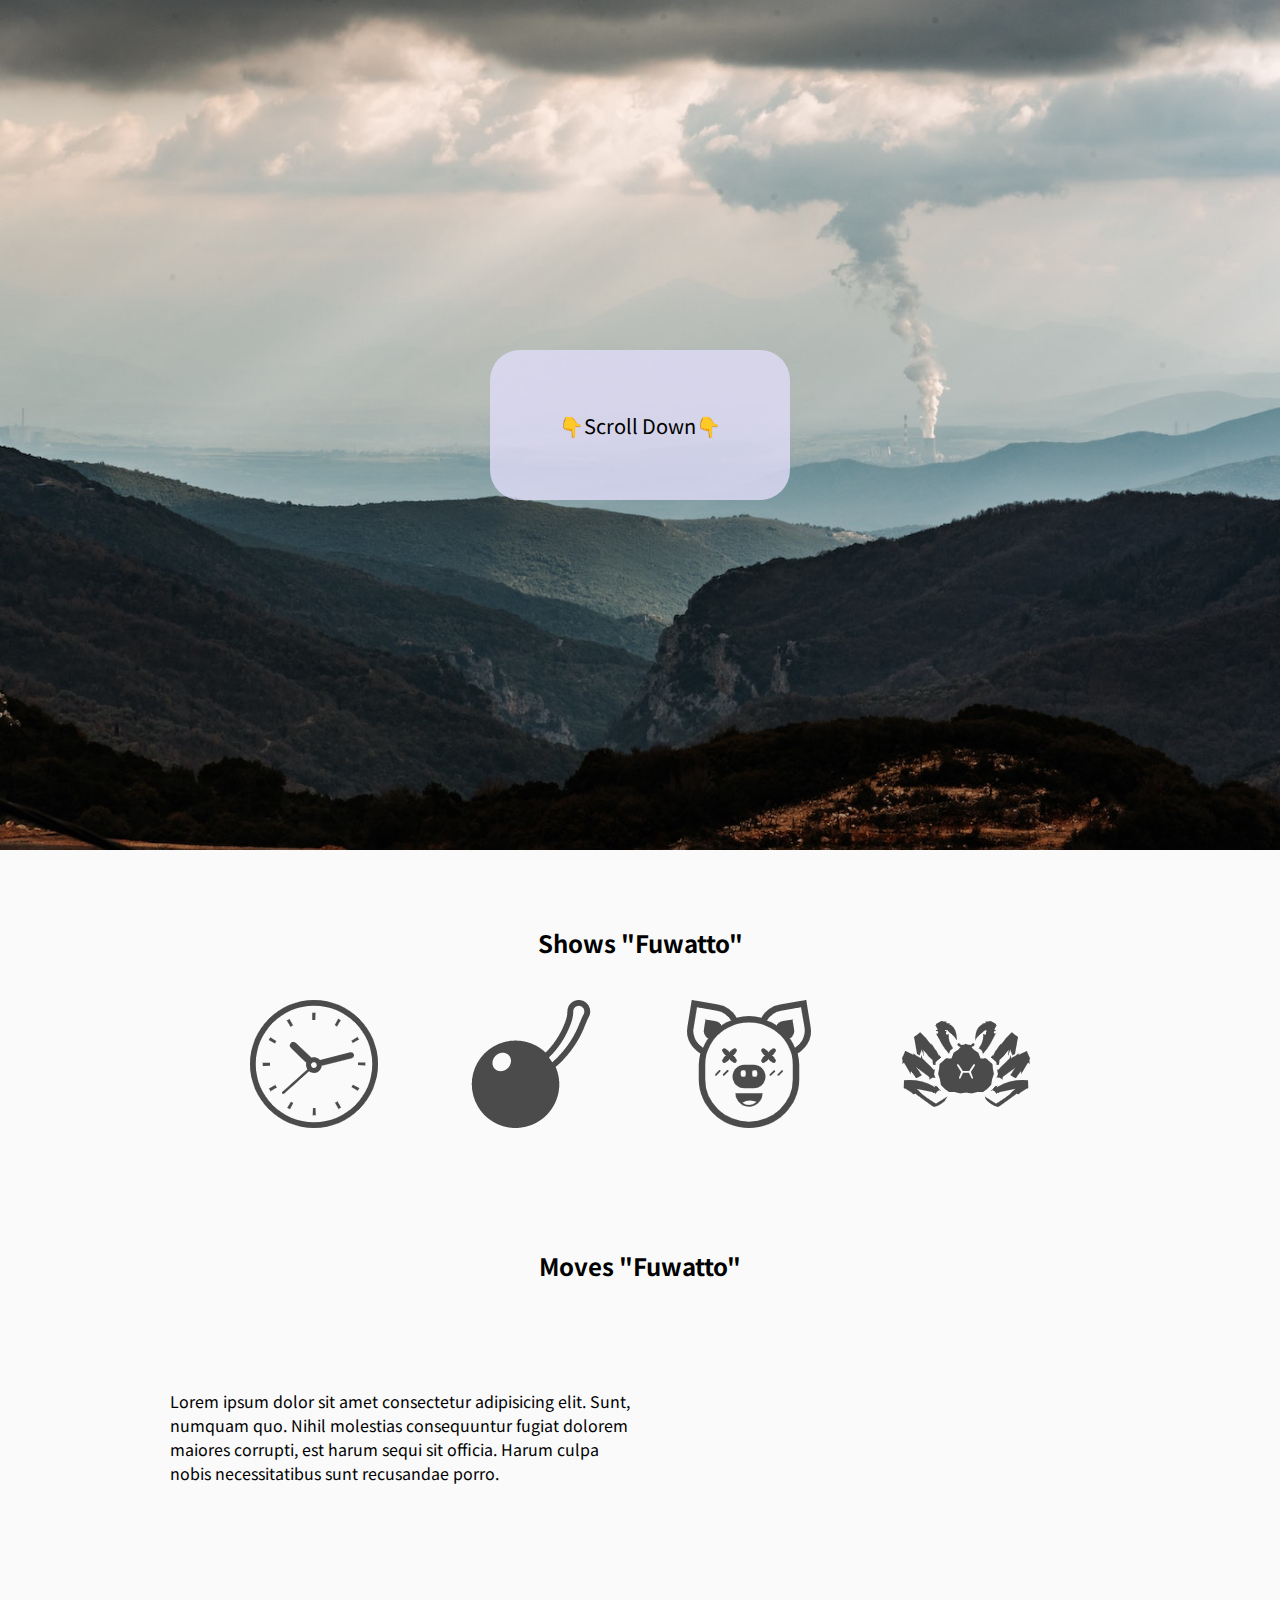
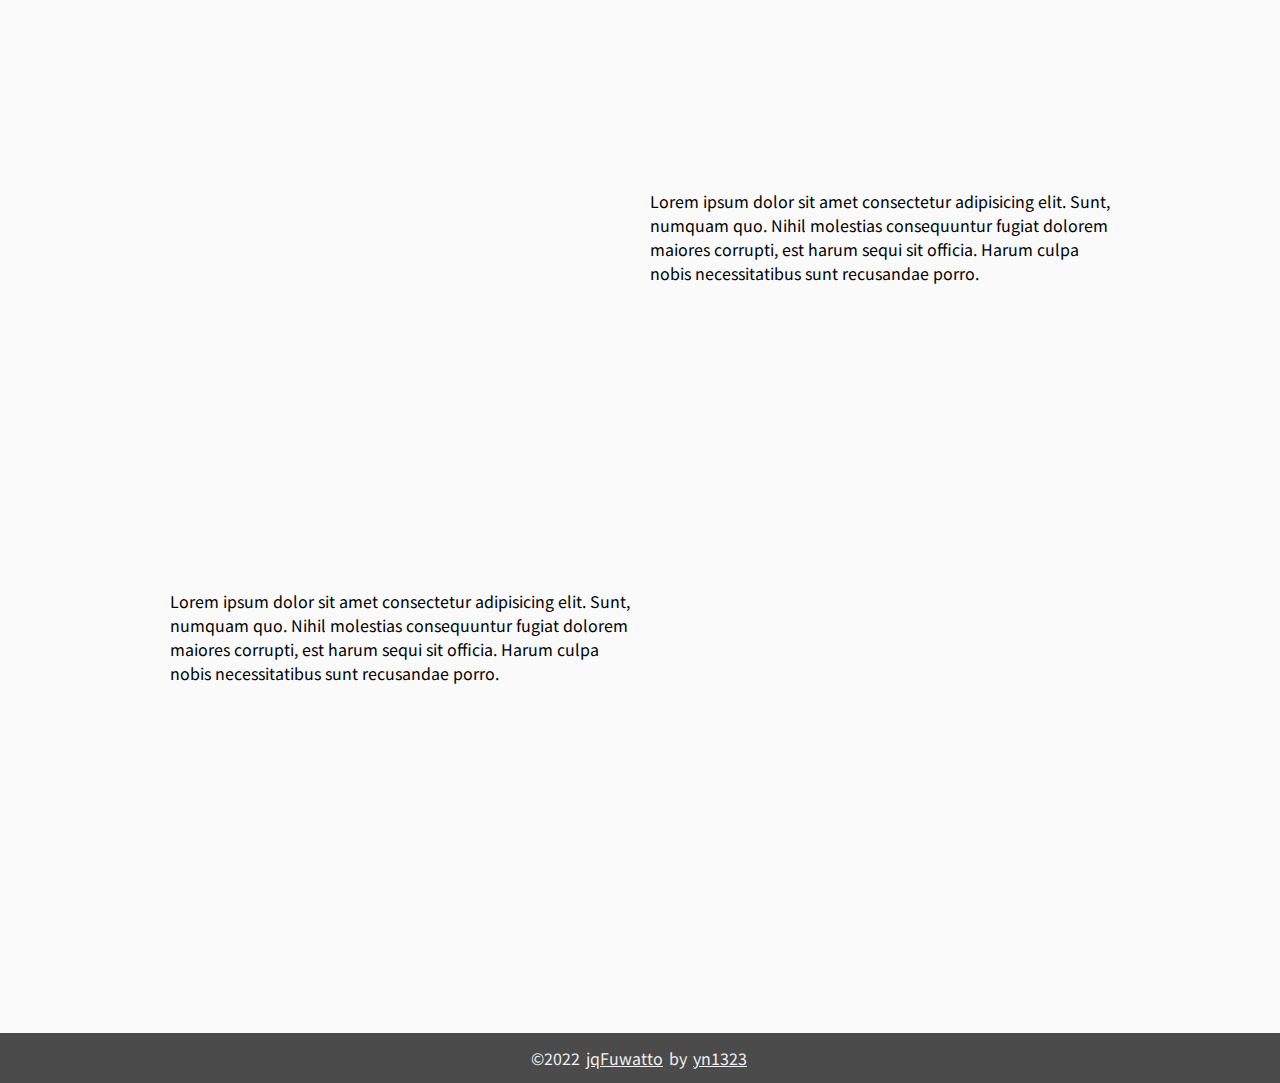
<file: assets/fade-slide-scrolling/fade-slide-scrolling/static.html>
<!DOCTYPE html>
<html lang="en">
  <head>
    <meta charset="UTF-8" />
    <meta name="viewport" content="width=device-width, initial-scale=1.0" />
    <title>jqFuwatto jQuery Plugin Examples</title>
    <link rel="preconnect" href="https://fonts.googleapis.com" />
    <link rel="preconnect" href="https://fonts.gstatic.com" crossorigin />
    <link
      href="https://fonts.googleapis.com/css2?family=Noto+Sans+JP:wght@300;400;700&display=swap"
      rel="stylesheet"
    />
    <link href="assets/docs/css/style.css" rel="stylesheet" />
    <script
      src="https://code.jquery.com/jquery-3.6.0.min.js"
      integrity="sha256-/xUj+3OJU5yExlq6GSYGSHk7tPXikynS7ogEvDej/m4="
      crossorigin="anonymous"
    ></script>
    <script src="dist/jqFuwatto.umd.js"></script>
  </head>
  <body>
    <div class="hero">
      <img class="hero_img" src="assets/image/hero.jpeg" />
      <div class="hero_notice area centering">👇Scroll Down👇</div>
    </div>

    <section>
      <div class="gallery">
        <h2 class="gallery_title centering">Shows "Fuwatto"</h2>
        <div id="icons" class="gallery_icons">
          <img src="assets/image/icon1.png" />
          <img src="assets/image/icon2.png" />
          <img src="assets/image/icon3.png" />
          <img src="assets/image/icon4.png" />
        </div>
      </div>

      <div class="gallery">
        <h2 class="gallery_title centering">Moves "Fuwatto"</h2>
        <div class="introduction">
          <p>
            Lorem ipsum dolor sit amet consectetur adipisicing elit. Sunt,
            numquam quo. Nihil molestias consequuntur fugiat dolorem maiores
            corrupti, est harum sequi sit officia. Harum culpa nobis
            necessitatibus sunt recusandae porro.
          </p>
          <img
            id="rightToLeft"
            src="assets/image/img1.jpeg"
            width="480px"
            height="320px"
          />
        </div>

        <div class="introduction">
          <img
            class="jqFuwattoAsClass"
            src="assets/image/img2.jpeg"
            width="480px"
            height="320px"
          />
          <p>
            Lorem ipsum dolor sit amet consectetur adipisicing elit. Sunt,
            numquam quo. Nihil molestias consequuntur fugiat dolorem maiores
            corrupti, est harum sequi sit officia. Harum culpa nobis
            necessitatibus sunt recusandae porro.
          </p>
        </div>

        <div class="introduction">
          <p>
            Lorem ipsum dolor sit amet consectetur adipisicing elit. Sunt,
            numquam quo. Nihil molestias consequuntur fugiat dolorem maiores
            corrupti, est harum sequi sit officia. Harum culpa nobis
            necessitatibus sunt recusandae porro.
          </p>
          <img
            class="jqFuwattoAsClass"
            src="assets/image/img3.jpeg"
            width="480px"
            height="320px"
          />
        </div>
      </div>
    </section>

    <footer class="footer">
      <p>
        <span>©2022</span>
        <span
          ><a href="https://github.com/yn1323/jqFuwatto" target="_blank"
            >jqFuwatto</a
          ></span
        >
        <span>by</span>
        <span
          ><a href="https://github.com/yn1323" target="_blank">yn1323</a></span
        >
      </p>
    </footer>
    <script type="module" src="test/index.js" defer></script>
    <script type="text/javascript">

  var _gaq = _gaq || [];
  _gaq.push(['_setAccount', 'UA-36251023-1']);
  _gaq.push(['_setDomainName', 'jqueryscript.net']);
  _gaq.push(['_trackPageview']);

  (function() {
    var ga = document.createElement('script'); ga.type = 'text/javascript'; ga.async = true;
    ga.src = ('https:' == document.location.protocol ? 'https://ssl' : 'http://www') + '.google-analytics.com/ga.js';
    var s = document.getElementsByTagName('script')[0]; s.parentNode.insertBefore(ga, s);
  })();

</script>
  </body>
</html>
</file>
<file: assets/fade-slide-scrolling/fade-slide-scrolling/docs/assets/index.7833bf36.css>
html,body,h1{margin:0;padding:0}body{background:rgba(250,250,250)}html[lang=en]{font-family:Noto Sans JP,Hiragino Kaku Gothic ProN,Meiryo,sans-serif}hr{margin:0 20px}section{display:flex;flex-direction:column;align-items:center}:root{--h1-height: 50px;--hero-notice-height: 150px;--hero-notice-width: 300px;--accent-color: rgb(75, 75, 75);--accent-font-color: rgb(240, 240, 240)}header{height:var(--h1-height);background:var(--accent-color);display:flex;justify-content:space-around;align-items:center;padding:0 20px}header>h1{color:var(--accent-font-color);font-size:28px;text-decoration:underline}header>div{height:100%}.hero{position:relative}.hero_img{height:calc(100vh - var(--h1-height));width:100vw;object-fit:cover}.hero_notice{position:absolute;width:var(--hero-notice-width);height:var(--hero-notice-height);top:calc((100vh - var(--h1-height)) / 2 - var(--hero-notice-height) / 2);left:calc((100vw) / 2 - var(--hero-notice-width) / 2);font-size:20px}.gallery{width:960px;margin:50px}.gallery_title{margin-bottom:40px}.gallery_icons{display:flex;justify-content:space-evenly}.introduction{margin:80px 0;display:flex}.introduction>p{width:50%;padding:10px}.introduction>img{width:50%}.footer{margin-top:20px;background:var(--accent-color);color:var(--accent-font-color);height:50px}.footer>p{display:flex;justify-content:center;align-items:center}.footer>p{height:100%}.footer>p>span,a{color:#f0f0f0;margin:0 2px}.area{background:rgba(224,220,247,.8);border-radius:30px}.centering{display:flex;justify-content:center;align-items:center}
</file>
<file: WOW-master/css/site.css>
h1 {
  font-size:     72px;
  line-height:   1.5;
  color: #2c3e50;
  font-weight:   100;
}

#container {
  width:  980px;
  margin: 0 auto;
}

section {
  height: 300px;
  margin: 60px 0;
}

.section--purple {
  background-color: #9b59b6;
}

.section--blue {
  background-color: #3498db;
}

.section--green {
  background-color: #2ecc71;
}

#main {
  text-align: center;
}

#more {
  margin: 20px auto 48px;
}
</file>
<file: assets/fade-slide-scrolling/fade-slide-scrolling/assets/docs/css/style.css>
html,
body,
h1 {
  margin: 0;
  padding: 0;
}
body {
  background: rgba(250, 250, 250);
  overflow-x: hidden;
}

html[lang='en'] {
  font-family: 'Noto Sans JP', 'Hiragino Kaku Gothic ProN', Meiryo, sans-serif;
}

hr {
  margin: 0 20px;
}

section {
  display: flex;
  flex-direction: column;
  align-items: center;
}

:root {
  --h1-height: 50px;
  --hero-notice-height: 150px;
  --hero-notice-width: 300px;
  --accent-color: rgb(75, 75, 75);
  --accent-font-color: rgb(240, 240, 240);
}

header {
  height: var(--h1-height);
  background: var(--accent-color);
  display: flex;
  justify-content: space-around;
  align-items: center;
  padding: 0 20px;
}
header > h1 {
  color: var(--accent-font-color);
  font-size: 28px;
  text-decoration: underline;
}
header > div {
  height: 100%;
}

.hero {
  position: relative;
}

.hero_img {
  height: calc(100vh - var(--h1-height));
  width: 100vw;
  object-fit: cover;
}
.hero_notice {
  position: absolute;
  width: var(--hero-notice-width);
  height: var(--hero-notice-height);
  top: calc((100vh - var(--h1-height)) / 2 - var(--hero-notice-height) / 2);
  left: calc((100vw) / 2 - var(--hero-notice-width) / 2);
  font-size: 20px;
}

.gallery {
  width: 960px;
  margin: 50px;
}
.gallery_title {
  margin-bottom: 40px;
}

.gallery_icons {
  display: flex;
  justify-content: space-evenly;
}

.introduction {
  margin: 80px 0;
  display: flex;
}

.introduction > p {
  width: 50%;
  padding: 10px;
}

.introduction > img {
  width: 50%;
}

.footer {
  margin-top: 20px;
  background: var(--accent-color);
  color: var(--accent-font-color);
  height: 50px;
}

.footer > p {
  display: flex;
  justify-content: center;
  align-items: center;
}

.footer > p {
  height: 100%;
}

.footer > p > span,
a {
  color: rgb(240, 240, 240);
  margin: 0 2px;
}

/* util */
.area {
  background: rgba(224, 220, 247, 0.8);
  border-radius: 30px;
}

.centering {
  display: flex;
  justify-content: center;
  align-items: center;
}
</file>
<file: Ninestars/Ninestars/assets/css/style.css>
/**
* Template Name: Ninestars - v4.7.0
* Template URL: https://bootstrapmade.com/ninestars-free-bootstrap-3-theme-for-creative/
* Author: BootstrapMade.com
* License: https://bootstrapmade.com/license/
*/

/*--------------------------------------------------------------
# General
--------------------------------------------------------------*/
body {
  font-family: "Open Sans", sans-serif;
  color: #212529;
}

a {
  color: #eb5d1e;
  text-decoration: none;
}

a:hover {
  color: #ef7f4d;
  text-decoration: none;
}

h1, h2, h3, h4, h5, h6, .font-primary {
  font-family: "Raleway", sans-serif;
}

/*--------------------------------------------------------------
# Back to top button
--------------------------------------------------------------*/
.back-to-top {
  position: fixed;
  visibility: hidden;
  opacity: 0;
  right: 15px;
  bottom: 15px;
  z-index: 99999;
  background: #eb5d1e;
  width: 40px;
  height: 40px;
  border-radius: 4px;
  transition: all 0.4s;
}
.back-to-top i {
  font-size: 24px;
  color: #fff;
  line-height: 0;
}
.back-to-top:hover {
  background: #ee7843;
  color: #fff;
}
.back-to-top.active {
  visibility: visible;
  opacity: 1;
}

/*--------------------------------------------------------------
# Disable aos animation delay on mobile devices
--------------------------------------------------------------*/
@media screen and (max-width: 768px) {
  [data-aos-delay] {
    transition-delay: 0 !important;
  }
}
/*--------------------------------------------------------------
# Header
--------------------------------------------------------------*/
#header {
  height: 72px;
  transition: all 0.5s;
  z-index: 997;
  transition: all 0.5s;
  background: #fff;
  box-shadow: 0px 2px 15px rgba(0, 0, 0, 0.1);
}
#header .logo h1 {
  font-size: 30px;
  margin: 0;
  line-height: 1;
  font-weight: 400;
  letter-spacing: 2px;
}
#header .logo h1 a, #header .logo h1 a:hover {
  color: #7a6960;
  text-decoration: none;
}
#header .logo img {
  padding: 0;
  margin: 0;
  max-height: 40px;
}

#main {
  margin-top: 72px;
}

/*--------------------------------------------------------------
# Navigation Menu
--------------------------------------------------------------*/
/**
* Desktop Navigation 
*/
.navbar {
  padding: 0;
}
.navbar ul {
  margin: 0;
  padding: 0;
  display: flex;
  list-style: none;
  align-items: center;
}
.navbar li {
  position: relative;
}
.navbar a, .navbar a:focus {
  display: flex;
  align-items: center;
  justify-content: space-between;
  padding: 10px 0 10px 30px;
  font-size: 15px;
  color: #4e4039;
  white-space: nowrap;
  transition: 0.3s;
}
.navbar a i, .navbar a:focus i {
  font-size: 12px;
  line-height: 0;
  margin-left: 5px;
}
.navbar a:hover, .navbar .active, .navbar .active:focus, .navbar li:hover > a {
  color: #eb5d1e;
}
.navbar .getstarted, .navbar .getstarted:focus {
  background: #eb5d1e;
  color: #fff;
  padding: 10px 25px;
  margin-left: 30px;
  border-radius: 50px;
}
.navbar .getstarted:hover, .navbar .getstarted:focus:hover {
  color: #fff;
  background: #ee7843;
}
.navbar .dropdown ul {
  display: block;
  position: absolute;
  left: 14px;
  top: calc(100% + 30px);
  margin: 0;
  padding: 10px 0;
  z-index: 99;
  opacity: 0;
  visibility: hidden;
  background: #fff;
  box-shadow: 0px 0px 30px rgba(127, 137, 161, 0.25);
  transition: 0.3s;
}
.navbar .dropdown ul li {
  min-width: 200px;
}
.navbar .dropdown ul a {
  padding: 10px 20px;
  font-size: 15px;
  text-transform: none;
}
.navbar .dropdown ul a i {
  font-size: 12px;
}
.navbar .dropdown ul a:hover, .navbar .dropdown ul .active:hover, .navbar .dropdown ul li:hover > a {
  color: #eb5d1e;
}
.navbar .dropdown:hover > ul {
  opacity: 1;
  top: 100%;
  visibility: visible;
}
.navbar .dropdown .dropdown ul {
  top: 0;
  left: calc(100% - 30px);
  visibility: hidden;
}
.navbar .dropdown .dropdown:hover > ul {
  opacity: 1;
  top: 0;
  left: 100%;
  visibility: visible;
}
@media (max-width: 1366px) {
  .navbar .dropdown .dropdown ul {
    left: -90%;
  }
  .navbar .dropdown .dropdown:hover > ul {
    left: -100%;
  }
}

/**
* Mobile Navigation 
*/
.mobile-nav-toggle {
  color: #7a6960;
  font-size: 28px;
  cursor: pointer;
  display: none;
  line-height: 0;
  transition: 0.5s;
}
.mobile-nav-toggle.bi-x {
  color: #fff;
}

@media (max-width: 991px) {
  .mobile-nav-toggle {
    display: block;
  }

  .navbar ul {
    display: none;
  }
}
.navbar-mobile {
  position: fixed;
  overflow: hidden;
  top: 0;
  right: 0;
  left: 0;
  bottom: 0;
  background: rgba(78, 64, 57, 0.9);
  transition: 0.3s;
}
.navbar-mobile .mobile-nav-toggle {
  position: absolute;
  top: 15px;
  right: 15px;
}
.navbar-mobile ul {
  display: block;
  position: absolute;
  top: 55px;
  right: 15px;
  bottom: 15px;
  left: 15px;
  padding: 10px 0;
  background-color: #fff;
  overflow-y: auto;
  transition: 0.3s;
}
.navbar-mobile a, .navbar-mobile a:focus {
  padding: 10px 20px;
  font-size: 15px;
  color: #7a6960;
}
.navbar-mobile a:hover, .navbar-mobile .active, .navbar-mobile li:hover > a {
  color: #eb5d1e;
}
.navbar-mobile .getstarted, .navbar-mobile .getstarted:focus {
  margin: 15px;
}
.navbar-mobile .dropdown ul {
  position: static;
  display: none;
  margin: 10px 20px;
  padding: 10px 0;
  z-index: 99;
  opacity: 1;
  visibility: visible;
  background: #fff;
  box-shadow: 0px 0px 30px rgba(127, 137, 161, 0.25);
}
.navbar-mobile .dropdown ul li {
  min-width: 200px;
}
.navbar-mobile .dropdown ul a {
  padding: 10px 20px;
}
.navbar-mobile .dropdown ul a i {
  font-size: 12px;
}
.navbar-mobile .dropdown ul a:hover, .navbar-mobile .dropdown ul .active:hover, .navbar-mobile .dropdown ul li:hover > a {
  color: #eb5d1e;
}
.navbar-mobile .dropdown > .dropdown-active {
  display: block;
}

/*--------------------------------------------------------------
# Hero Section
--------------------------------------------------------------*/
#hero {
  width: 100%;
  height: 70vh;
  background: #fef8f5;
  border-bottom: 2px solid #fcebe3;
  margin: 72px 0 -72px 0;
}
#hero h1 {
  margin: 0;
  font-size: 48px;
  font-weight: 700;
  line-height: 56px;
  color: #4e4039;
}
#hero h2 {
  color: #a08f86;
  margin: 15px 0 0 0;
  font-size: 24px;
}
#hero .btn-get-started {
  font-family: "Raleway", sans-serif;
  font-weight: 500;
  font-size: 16px;
  letter-spacing: 1px;
  display: inline-block;
  padding: 8px 28px;
  border-radius: 3px;
  transition: 0.5s;
  margin-top: 30px;
  color: #fff;
  background: #eb5d1e;
}
#hero .btn-get-started:hover {
  background: #ef7f4d;
}
#hero .animated {
  animation: up-down 2s ease-in-out infinite alternate-reverse both;
}
@media (max-width: 991px) {
  #hero {
    height: calc(100vh - 72px);
  }
  #hero .animated {
    -webkit-animation: none;
    animation: none;
  }
  #hero .hero-img {
    text-align: center;
  }
  #hero .hero-img img {
    width: 50%;
  }
}
@media (max-width: 768px) {
  #hero h1 {
    font-size: 28px;
    line-height: 36px;
  }
  #hero h2 {
    font-size: 18px;
    line-height: 24px;
  }
  #hero .hero-img img {
    width: 70%;
  }
}
@media (max-width: 575px) {
  #hero .hero-img img {
    width: 80%;
  }
}
@media (max-height: 600px) {
  #hero {
    height: 120vh;
  }
}

@-webkit-keyframes up-down {
  0% {
    transform: translateY(10px);
  }
  100% {
    transform: translateY(-10px);
  }
}

@keyframes up-down {
  0% {
    transform: translateY(10px);
  }
  100% {
    transform: translateY(-10px);
  }
}
/*--------------------------------------------------------------
# Sections General
--------------------------------------------------------------*/
section {
  padding: 60px 0;
  overflow: hidden;
}

.section-bg {
  background-color: #fef8f5;
}

.section-title {
  text-align: center;
  padding-bottom: 30px;
}
.section-title h2 {
  font-size: 24px;
  font-weight: 700;
  padding-bottom: 0;
  line-height: 1px;
  margin-bottom: 15px;
  color: #c2b7b1;
}
.section-title p {
  padding-bottom: 15px;
  margin-bottom: 15px;
  position: relative;
  font-size: 32px;
  font-weight: 700;
  color: #4e4039;
}
.section-title p::after {
  content: "";
  position: absolute;
  display: block;
  width: 60px;
  height: 2px;
  background: #eb5d1e;
  bottom: 0;
  left: calc(50% - 30px);
}

/*--------------------------------------------------------------
# Breadcrumbs
--------------------------------------------------------------*/
.breadcrumbs {
  padding: 15px 0;
  background-color: #fef5f1;
  min-height: 40px;
}
.breadcrumbs h2 {
  font-size: 24px;
  font-weight: 300;
}
.breadcrumbs ol {
  display: flex;
  flex-wrap: wrap;
  list-style: none;
  padding: 0;
  margin: 0;
  font-size: 14px;
}
.breadcrumbs ol li + li {
  padding-left: 10px;
}
.breadcrumbs ol li + li::before {
  display: inline-block;
  padding-right: 10px;
  color: #6c757d;
  content: "/";
}
@media (max-width: 768px) {
  .breadcrumbs .d-flex {
    display: block !important;
  }
  .breadcrumbs ol {
    display: block;
  }
  .breadcrumbs ol li {
    display: inline-block;
  }
}

/*--------------------------------------------------------------
# About
--------------------------------------------------------------*/
.about h3 {
  font-weight: 700;
  font-size: 34px;
  color: #4e4039;
}
.about h4 {
  font-size: 20px;
  font-weight: 700;
  margin-top: 5px;
  color: #7a6960;
}
.about i {
  font-size: 48px;
  margin-top: 15px;
  color: #f39e7a;
}
.about p {
  font-size: 15px;
  color: #5a6570;
}
@media (max-width: 991px) {
  .about .about-img img {
    max-width: 70%;
  }
}
@media (max-width: 767px) {
  .about .about-img img {
    max-width: 90%;
  }
}

/*--------------------------------------------------------------
# Services
--------------------------------------------------------------*/
.services .icon-box {
  padding: 30px;
  position: relative;
  overflow: hidden;
  margin: 0 0 40px 0;
  background: #fff;
  box-shadow: 0 10px 29px 0 rgba(68, 88, 144, 0.1);
  transition: all 0.3s ease-in-out;
  border-radius: 15px;
  text-align: center;
  border-bottom: 3px solid #fff;
}
.services .icon-box:hover {
  transform: translateY(-5px);
  border-color: #ef7f4d;
}
.services .icon i {
  font-size: 48px;
  line-height: 1;
  margin-bottom: 15px;
  color: #ef7f4d;
}
.services .title {
  font-weight: 700;
  margin-bottom: 15px;
  font-size: 18px;
}
.services .title a {
  color: #111;
}
.services .description {
  font-size: 15px;
  line-height: 28px;
  margin-bottom: 0;
}

/*--------------------------------------------------------------
# Portfolio
--------------------------------------------------------------*/
.portfolio .portfolio-item {
  margin-bottom: 30px;
}
.portfolio #portfolio-flters {
  padding: 0;
  margin: 0 0 35px 0;
  list-style: none;
  text-align: center;
}
.portfolio #portfolio-flters li {
  cursor: pointer;
  margin: 0 15px 15px 0;
  display: inline-block;
  padding: 5px;
  font-size: 16px;
  font-weight: 600;
  line-height: 20px;
  color: #212529;
  margin-bottom: 5px;
  transition: all 0.3s ease-in-out;
}
.portfolio #portfolio-flters li:hover, .portfolio #portfolio-flters li.filter-active {
  color: #eb5d1e;
}
.portfolio #portfolio-flters li:last-child {
  margin-right: 0;
}
.portfolio .portfolio-wrap {
  transition: 0.3s;
  position: relative;
  overflow: hidden;
  border-radius: 8px;
  z-index: 1;
}
.portfolio .portfolio-wrap::before {
  content: "";
  background: rgba(122, 105, 96, 0.6);
  position: absolute;
  left: 100%;
  right: 0;
  top: 0;
  bottom: 0;
  transition: all ease-in-out 0.3s;
  z-index: 2;
}
.portfolio .portfolio-wrap img {
  transition: 0.3s;
  position: relative;
  z-index: 1;
}
.portfolio .portfolio-wrap .portfolio-links {
  opacity: 0;
  left: 0;
  right: 0;
  top: calc(50% - 32px);
  text-align: center;
  z-index: 3;
  position: absolute;
  transition: all ease-in-out 0.3s;
}
.portfolio .portfolio-wrap .portfolio-links a {
  color: #eb5d1e;
  margin: 0 4px;
  line-height: 0;
  background-color: #fff;
  padding-top: 6px;
  padding-right: 1px;
  border-radius: 50px;
  text-align: center;
  width: 32px;
  height: 32px;
  display: inline-block;
  transition: 0.3s;
}
.portfolio .portfolio-wrap .portfolio-links a i {
  line-height: 0;
  font-size: 20px;
}
.portfolio .portfolio-wrap .portfolio-links a:hover {
  background: #eb5d1e;
  color: #fff;
}
.portfolio .portfolio-wrap .portfolio-info {
  opacity: 0;
  position: absolute;
  bottom: -20px;
  left: 0;
  right: 0;
  text-align: center;
  z-index: 3;
  transition: all ease-in-out 0.3s;
}
.portfolio .portfolio-wrap .portfolio-info h4 {
  font-size: 20px;
  color: #fff;
  font-weight: 600;
}
.portfolio .portfolio-wrap .portfolio-info p {
  color: #ffffff;
  font-size: 14px;
  text-transform: uppercase;
}
.portfolio .portfolio-wrap:hover::before {
  left: 0;
}
.portfolio .portfolio-wrap:hover .portfolio-links {
  opacity: 1;
  top: calc(50% - 16px);
}
.portfolio .portfolio-wrap:hover .portfolio-info {
  opacity: 1;
  bottom: 0;
}

/*--------------------------------------------------------------
# Portfolio Details
--------------------------------------------------------------*/
.portfolio-details {
  padding-top: 40px;
}
.portfolio-details .portfolio-details-slider img {
  width: 100%;
}
.portfolio-details .portfolio-details-slider .swiper-pagination {
  margin-top: 20px;
  position: relative;
}
.portfolio-details .portfolio-details-slider .swiper-pagination .swiper-pagination-bullet {
  width: 12px;
  height: 12px;
  background-color: #fff;
  opacity: 1;
  border: 1px solid #eb5d1e;
}
.portfolio-details .portfolio-details-slider .swiper-pagination .swiper-pagination-bullet-active {
  background-color: #eb5d1e;
}
.portfolio-details .portfolio-info {
  padding: 30px;
  box-shadow: 0px 0 30px rgba(122, 105, 96, 0.08);
}
.portfolio-details .portfolio-info h3 {
  font-size: 22px;
  font-weight: 700;
  margin-bottom: 20px;
  padding-bottom: 20px;
  border-bottom: 1px solid #eee;
}
.portfolio-details .portfolio-info ul {
  list-style: none;
  padding: 0;
  font-size: 15px;
}
.portfolio-details .portfolio-info ul li + li {
  margin-top: 10px;
}
.portfolio-details .portfolio-description {
  padding-top: 30px;
}
.portfolio-details .portfolio-description h2 {
  font-size: 26px;
  font-weight: 700;
  margin-bottom: 20px;
}
.portfolio-details .portfolio-description p {
  padding: 0;
}

/*--------------------------------------------------------------
# F.A.Q
--------------------------------------------------------------*/
.faq {
  padding: 60px 0;
}
.faq .faq-list {
  padding: 0;
  list-style: none;
}
.faq .faq-list li {
  border-bottom: 1px solid #eae7e5;
  margin-bottom: 20px;
  padding-bottom: 20px;
}
.faq .faq-list .question {
  display: block;
  position: relative;
  font-family: #eb5d1e;
  font-size: 18px;
  line-height: 24px;
  font-weight: 400;
  font-weight: 600;
  padding-left: 25px;
  cursor: pointer;
  color: #c54811;
  transition: 0.3s;
}
.faq .faq-list i {
  font-size: 16px;
  position: absolute;
  left: 0;
  top: -2px;
}
.faq .faq-list p {
  margin-bottom: 0;
  padding: 10px 0 0 25px;
}
.faq .faq-list .icon-show {
  display: none;
}
.faq .faq-list .collapsed {
  color: #343a40;
}
.faq .faq-list .collapsed:hover {
  color: #eb5d1e;
}
.faq .faq-list .collapsed .icon-show {
  display: inline-block;
  transition: 0.6s;
}
.faq .faq-list .collapsed .icon-close {
  display: none;
  transition: 0.6s;
}

/*--------------------------------------------------------------
# Team
--------------------------------------------------------------*/
.team {
  background: #fff;
  padding: 60px 0;
}
.team .member {
  text-align: center;
  margin-bottom: 20px;
  background: #343a40;
  position: relative;
  overflow: hidden;
}
.team .member .member-info {
  opacity: 0;
  position: absolute;
  bottom: 0;
  top: 0;
  left: 0;
  right: 0;
  transition: 0.2s;
}
.team .member .member-info-content {
  position: absolute;
  left: 50px;
  right: 0;
  bottom: 0;
  transition: bottom 0.4s;
}
.team .member .member-info-content h4 {
  font-weight: 700;
  margin-bottom: 2px;
  font-size: 18px;
  color: #fff;
}
.team .member .member-info-content span {
  font-style: italic;
  display: block;
  font-size: 13px;
  color: #fff;
}
.team .member .social {
  position: absolute;
  left: -50px;
  top: 0;
  bottom: 0;
  width: 50px;
  transition: left ease-in-out 0.3s;
  background: rgba(78, 64, 57, 0.6);
  text-align: center;
}
.team .member .social a {
  transition: color 0.3s;
  display: block;
  color: #fff;
  margin-top: 15px;
}
.team .member .social a:hover {
  color: #eb5d1e;
}
.team .member .social i {
  font-size: 18px;
  margin: 0 2px;
}
.team .member:hover .member-info {
  background: linear-gradient(0deg, rgba(78, 64, 57, 0.95) 0%, rgba(78, 64, 57, 0.95) 15%, rgba(255, 255, 255, 0) 100%);
  opacity: 1;
  transition: 0.4s;
}
.team .member:hover .member-info-content {
  bottom: 30px;
  transition: bottom 0.4s;
}
.team .member:hover .social {
  left: 0;
  transition: left ease-in-out 0.3s;
}

/*--------------------------------------------------------------
# Clients
--------------------------------------------------------------*/
.clients .clients-slider .swiper-slide img {
  opacity: 0.5;
  transition: 0.3s;
}
.clients .clients-slider .swiper-slide img:hover {
  opacity: 1;
}
.clients .clients-slider .swiper-pagination {
  margin-top: 20px;
  position: relative;
}
.clients .clients-slider .swiper-pagination .swiper-pagination-bullet {
  width: 12px;
  height: 12px;
  background-color: #fff;
  opacity: 1;
  border: 1px solid #eb5d1e;
}
.clients .clients-slider .swiper-pagination .swiper-pagination-bullet-active {
  background-color: #eb5d1e;
}

/*--------------------------------------------------------------
# Contact Us
--------------------------------------------------------------*/
.contact .info {
  border-top: 3px solid #eb5d1e;
  border-bottom: 3px solid #eb5d1e;
  padding: 30px;
  background: #fff;
  width: 100%;
  box-shadow: 0 0 24px 0 rgba(0, 0, 0, 0.12);
}
.contact .info i {
  font-size: 20px;
  color: #eb5d1e;
  float: left;
  width: 44px;
  height: 44px;
  background: #fdf1ec;
  display: flex;
  justify-content: center;
  align-items: center;
  border-radius: 50px;
  transition: all 0.3s ease-in-out;
}
.contact .info h4 {
  padding: 0 0 0 60px;
  font-size: 22px;
  font-weight: 600;
  margin-bottom: 5px;
  color: #7a6960;
}
.contact .info p {
  padding: 0 0 10px 60px;
  margin-bottom: 20px;
  font-size: 14px;
  color: #ab9d95;
}
.contact .info .email p {
  padding-top: 5px;
}
.contact .info .social-links {
  padding-left: 60px;
}
.contact .info .social-links a {
  font-size: 18px;
  display: inline-block;
  background: #333;
  color: #fff;
  line-height: 1;
  padding: 8px 0;
  border-radius: 50%;
  text-align: center;
  width: 36px;
  height: 36px;
  transition: 0.3s;
  margin-right: 10px;
}
.contact .info .social-links a:hover {
  background: #eb5d1e;
  color: #fff;
}
.contact .info .email:hover i, .contact .info .address:hover i, .contact .info .phone:hover i {
  background: #eb5d1e;
  color: #fff;
}
.contact .php-email-form {
  width: 100%;
  border-top: 3px solid #eb5d1e;
  border-bottom: 3px solid #eb5d1e;
  padding: 30px;
  background: #fff;
  box-shadow: 0 0 24px 0 rgba(0, 0, 0, 0.12);
}
.contact .php-email-form .form-group {
  padding-bottom: 8px;
}
.contact .php-email-form .error-message {
  display: none;
  color: #fff;
  background: #ed3c0d;
  text-align: left;
  padding: 15px;
  font-weight: 600;
}
.contact .php-email-form .error-message br + br {
  margin-top: 25px;
}
.contact .php-email-form .sent-message {
  display: none;
  color: #fff;
  background: #18d26e;
  text-align: center;
  padding: 15px;
  font-weight: 600;
}
.contact .php-email-form .loading {
  display: none;
  background: #fff;
  text-align: center;
  padding: 15px;
}
.contact .php-email-form .loading:before {
  content: "";
  display: inline-block;
  border-radius: 50%;
  width: 24px;
  height: 24px;
  margin: 0 10px -6px 0;
  border: 3px solid #18d26e;
  border-top-color: #eee;
  -webkit-animation: animate-loading 1s linear infinite;
  animation: animate-loading 1s linear infinite;
}
.contact .php-email-form input, .contact .php-email-form textarea {
  border-radius: 0;
  box-shadow: none;
  font-size: 14px;
}
.contact .php-email-form input {
  height: 44px;
}
.contact .php-email-form textarea {
  padding: 10px 12px;
}
.contact .php-email-form button[type=submit] {
  background: #eb5d1e;
  border: 0;
  padding: 10px 24px;
  color: #fff;
  transition: 0.4s;
  border-radius: 4px;
}
.contact .php-email-form button[type=submit]:hover {
  background: #ef7f4d;
}
@-webkit-keyframes animate-loading {
  0% {
    transform: rotate(0deg);
  }
  100% {
    transform: rotate(360deg);
  }
}
@keyframes animate-loading {
  0% {
    transform: rotate(0deg);
  }
  100% {
    transform: rotate(360deg);
  }
}

/*--------------------------------------------------------------
# Footer
--------------------------------------------------------------*/
#footer {
  background: #fff;
  padding: 0 0 30px 0;
  color: #212529;
  font-size: 14px;
  background: #fef8f5;
}
#footer .footer-newsletter {
  padding: 50px 0;
  background: #fef8f5;
  text-align: center;
  font-size: 15px;
}
#footer .footer-newsletter h4 {
  font-size: 24px;
  margin: 0 0 20px 0;
  padding: 0;
  line-height: 1;
  font-weight: 600;
  color: #4e4039;
}
#footer .footer-newsletter form {
  margin-top: 30px;
  background: #fff;
  padding: 6px 10px;
  position: relative;
  border-radius: 4px;
  box-shadow: 0px 2px 15px rgba(0, 0, 0, 0.1);
  text-align: left;
}
#footer .footer-newsletter form input[type=email] {
  border: 0;
  padding: 4px 4px;
  width: calc(100% - 100px);
}
#footer .footer-newsletter form input[type=submit] {
  position: absolute;
  top: 0;
  right: 0;
  bottom: 0;
  border: 0;
  background: none;
  font-size: 16px;
  padding: 0 20px;
  background: #eb5d1e;
  color: #fff;
  transition: 0.3s;
  border-radius: 4px;
  box-shadow: 0px 2px 15px rgba(0, 0, 0, 0.1);
}
#footer .footer-newsletter form input[type=submit]:hover {
  background: #c54811;
}
#footer .footer-top {
  padding: 60px 0 30px 0;
  background: #fff;
}
#footer .footer-top .footer-contact {
  margin-bottom: 30px;
}
#footer .footer-top .footer-contact h4 {
  font-size: 22px;
  margin: 0 0 30px 0;
  padding: 2px 0 2px 0;
  line-height: 1;
  font-weight: 700;
}
#footer .footer-top .footer-contact p {
  font-size: 14px;
  line-height: 24px;
  margin-bottom: 0;
  font-family: "Raleway", sans-serif;
  color: #5c5c5c;
}
#footer .footer-top h4 {
  font-size: 16px;
  font-weight: bold;
  color: #212529;
  position: relative;
  padding-bottom: 12px;
}
#footer .footer-top .footer-links {
  margin-bottom: 30px;
}
#footer .footer-top .footer-links ul {
  list-style: none;
  padding: 0;
  margin: 0;
}
#footer .footer-top .footer-links ul i {
  padding-right: 2px;
  color: #f39e7a;
  font-size: 18px;
  line-height: 1;
}
#footer .footer-top .footer-links ul li {
  padding: 10px 0;
  display: flex;
  align-items: center;
}
#footer .footer-top .footer-links ul li:first-child {
  padding-top: 0;
}
#footer .footer-top .footer-links ul a {
  color: #5c5c5c;
  transition: 0.3s;
  display: inline-block;
  line-height: 1;
}
#footer .footer-top .footer-links ul a:hover {
  text-decoration: none;
  color: #eb5d1e;
}
#footer .footer-top .social-links a {
  font-size: 18px;
  display: inline-block;
  background: #eb5d1e;
  color: #fff;
  line-height: 1;
  padding: 8px 0;
  margin-right: 4px;
  border-radius: 50%;
  text-align: center;
  width: 36px;
  height: 36px;
  transition: 0.3s;
}
#footer .footer-top .social-links a:hover {
  background: #ef7f4d;
  color: #fff;
  text-decoration: none;
}
#footer .copyright {
  text-align: center;
  float: left;
}
#footer .credits {
  float: right;
  text-align: center;
  font-size: 13px;
  color: #212529;
}
#footer .credits a {
  color: #eb5d1e;
}
@media (max-width: 575px) {
  #footer .copyright, #footer .credits {
    float: none;
    -moz-text-align-last: center;
    text-align-last: center;
    padding: 3px 0;
  }
}
</file>
